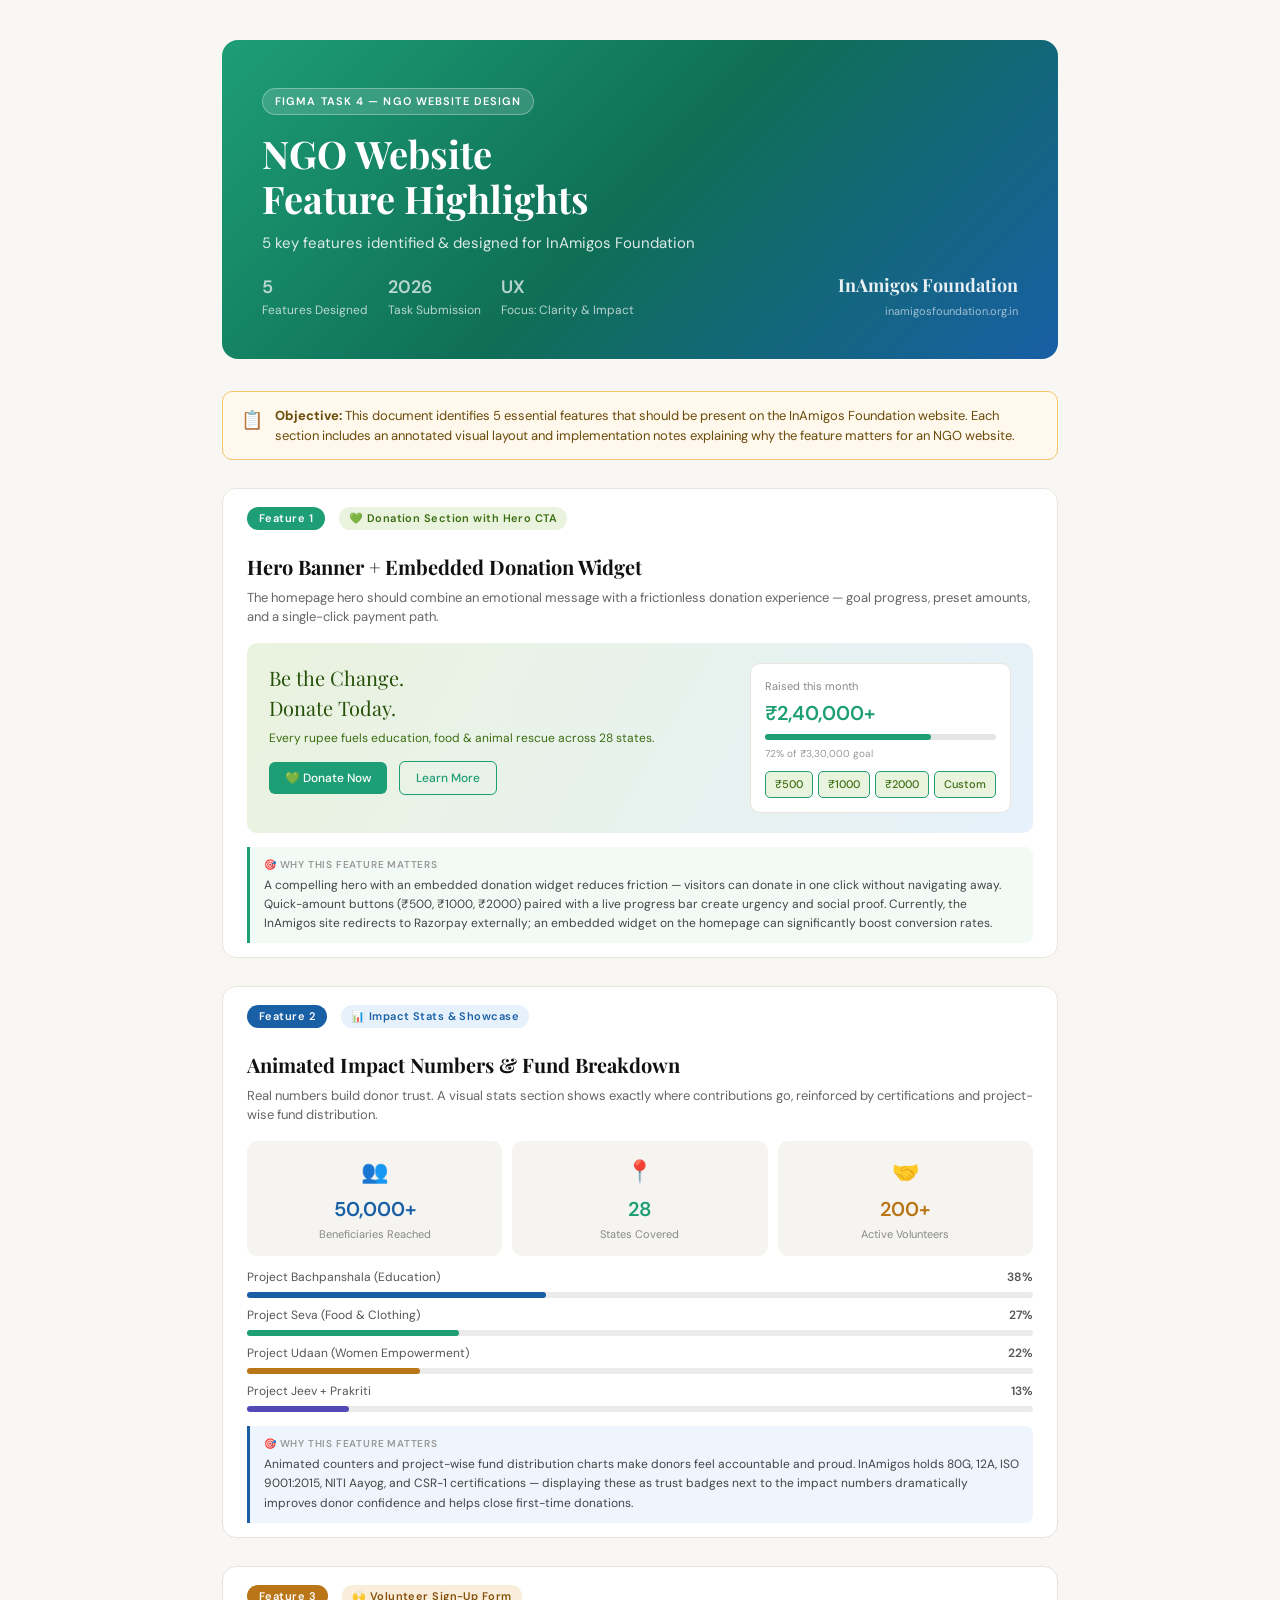
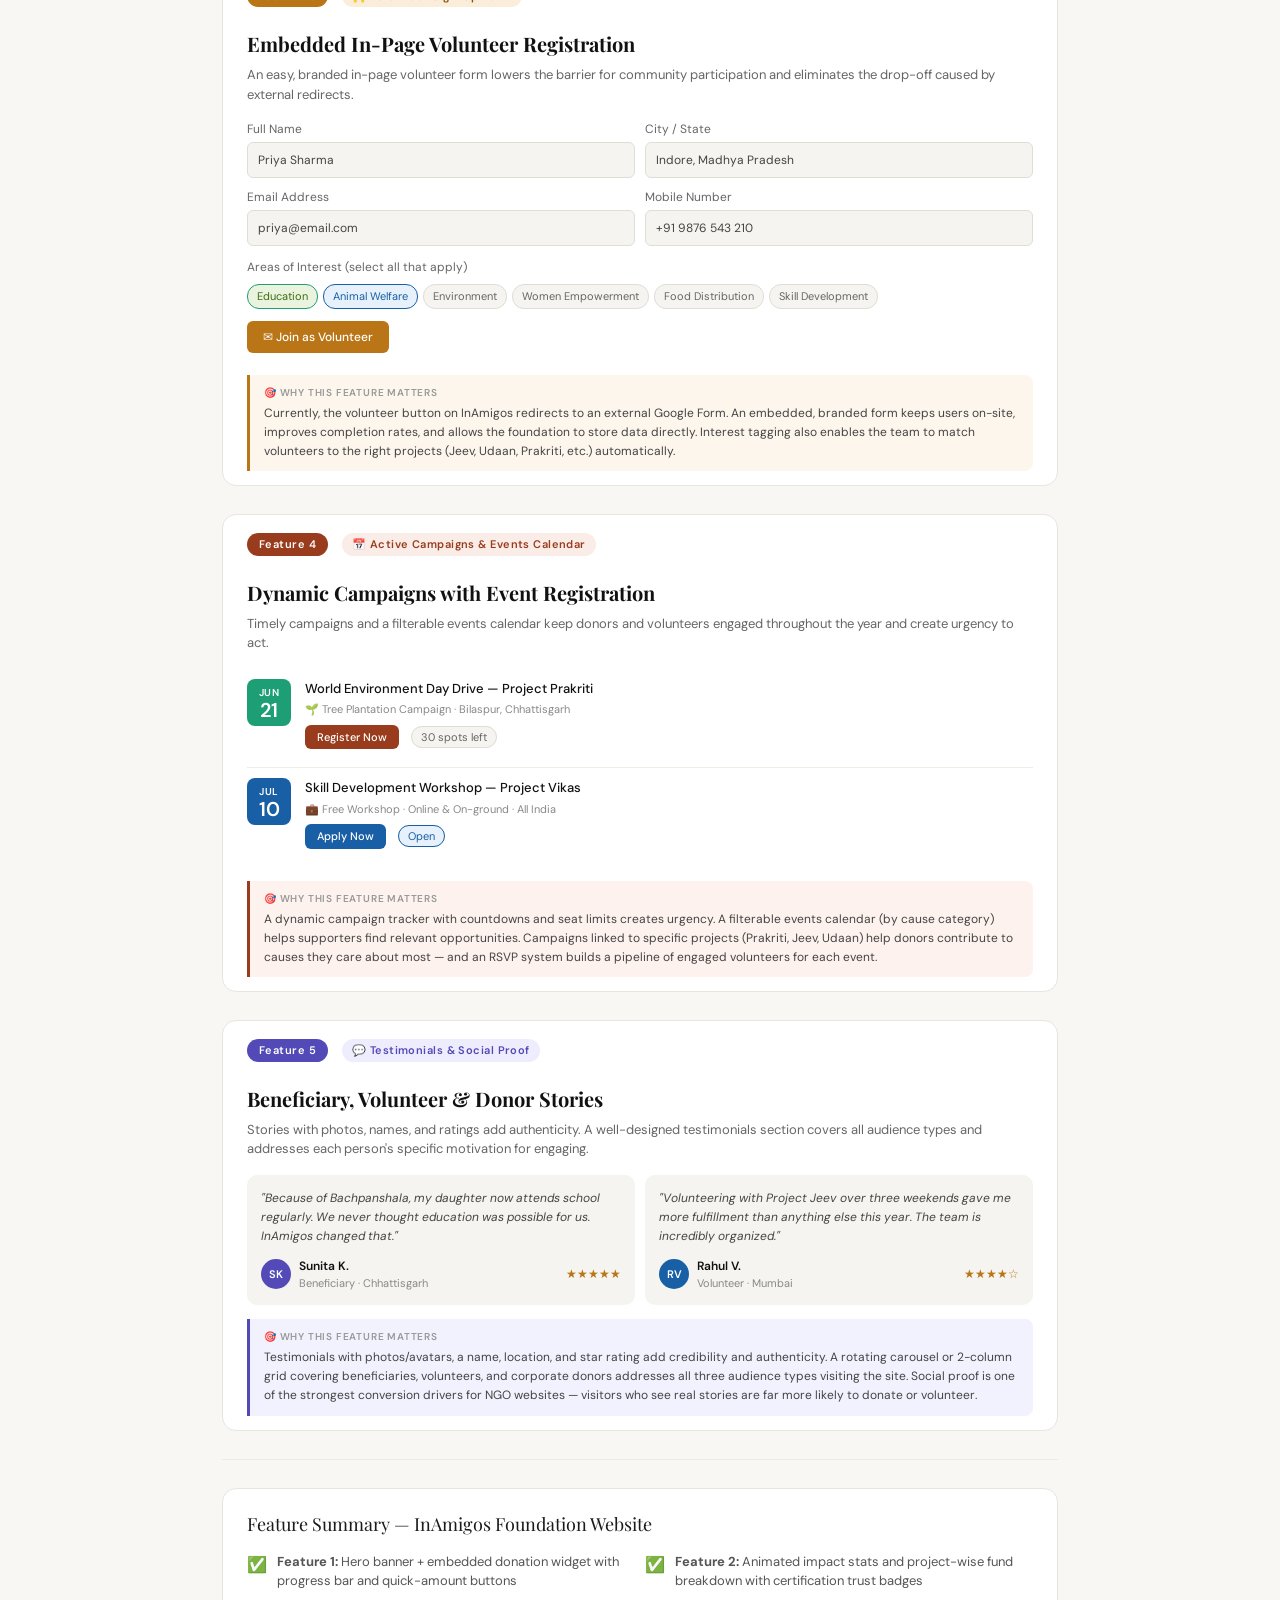
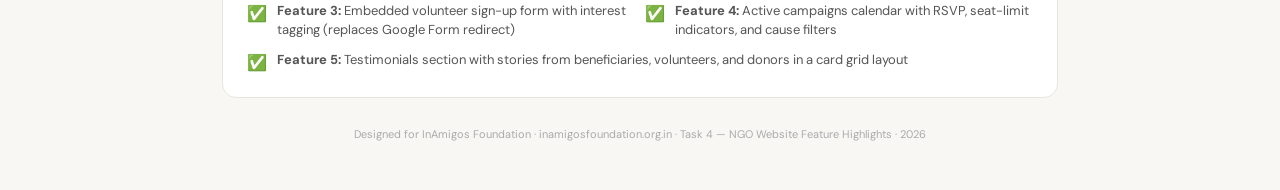
<file: Task 4/ngo_feature_mockup.html>
<!DOCTYPE html>
<html lang="en">
<head>
<meta charset="UTF-8">
<meta name="viewport" content="width=device-width, initial-scale=1.0">
<title>InAmigos Foundation — NGO Website Feature Highlights</title>
<link href="https://fonts.googleapis.com/css2?family=Playfair+Display:wght@700&family=DM+Sans:wght@400;500;600&display=swap" rel="stylesheet">
<style>
  *, *::before, *::after { box-sizing: border-box; margin: 0; padding: 0; }
  body { font-family: 'DM Sans', sans-serif; background: #F8F7F4; color: #1A1A1A; line-height: 1.5; }
  .page { max-width: 900px; margin: 0 auto; padding: 40px 32px; }

  /* Cover */
  .cover { background: linear-gradient(135deg, #1D9E75 0%, #0F6E56 50%, #185FA5 100%); border-radius: 16px; padding: 48px 40px 40px; margin-bottom: 32px; color: white; display: flex; justify-content: space-between; align-items: flex-end; }
  .cover-left {}
  .cover-badge { display: inline-block; background: rgba(255,255,255,0.15); border: 1px solid rgba(255,255,255,0.3); border-radius: 20px; font-size: 11px; font-weight: 600; letter-spacing: 0.1em; text-transform: uppercase; padding: 4px 12px; margin-bottom: 16px; }
  .cover-title { font-family: 'Playfair Display', serif; font-size: 38px; font-weight: 700; line-height: 1.2; margin-bottom: 10px; }
  .cover-sub { font-size: 15px; opacity: 0.85; margin-bottom: 20px; }
  .cover-meta { display: flex; gap: 20px; }
  .cover-meta-item { font-size: 12px; opacity: 0.7; }
  .cover-meta-item strong { display: block; font-size: 18px; font-weight: 600; opacity: 1; }
  .cover-right { text-align: right; }
  .cover-logo { font-family: 'Playfair Display', serif; font-size: 18px; font-weight: 700; opacity: 0.9; }
  .cover-url { font-size: 11px; opacity: 0.6; margin-top: 4px; }

  /* Intro row */
  .intro-note { background: #FFF8ED; border: 1px solid #F5C56A; border-radius: 10px; padding: 14px 18px; margin-bottom: 28px; font-size: 13px; color: #6B4B0A; display: flex; gap: 12px; align-items: flex-start; }
  .intro-note-icon { font-size: 18px; flex-shrink: 0; margin-top: 1px; }

  /* Feature card */
  .feature-card { background: white; border: 1px solid #E8E5DF; border-radius: 14px; margin-bottom: 28px; overflow: hidden; }
  .feature-header { padding: 18px 24px 0; display: flex; align-items: center; gap: 14px; }
  .feature-number { background: #1D9E75; color: white; font-size: 11px; font-weight: 600; border-radius: 20px; padding: 3px 12px; letter-spacing: 0.04em; white-space: nowrap; }
  .feature-number.blue { background: #185FA5; }
  .feature-number.amber { background: #BA7517; }
  .feature-number.coral { background: #993C1D; }
  .feature-number.purple { background: #534AB7; }
  .feature-chip { display: inline-flex; align-items: center; gap: 5px; font-size: 11px; font-weight: 600; padding: 3px 10px; border-radius: 20px; letter-spacing: 0.04em; }
  .chip-green { background: #EAF3DE; color: #3B6D11; }
  .chip-blue { background: #E6F1FB; color: #185FA5; }
  .chip-amber { background: #FAEEDA; color: #854F0B; }
  .chip-coral { background: #FAECE7; color: #993C1D; }
  .chip-purple { background: #EEEDFE; color: #534AB7; }
  .feature-body { padding: 14px 24px; }
  .feature-title { font-family: 'Playfair Display', serif; font-size: 20px; font-weight: 700; color: #111; margin: 8px 0 6px; }
  .feature-desc { font-size: 13px; color: #666; margin-bottom: 16px; }

  /* Mock UI elements */
  .mock-hero { background: linear-gradient(120deg, #EAF3DE, #E6F1FB); border-radius: 10px; padding: 20px 22px; margin-bottom: 14px; display: flex; gap: 20px; }
  .mock-hero-left { flex: 1; }
  .mock-hero-title { font-family: 'Playfair Display', serif; font-size: 20px; color: #27500A; margin-bottom: 6px; }
  .mock-hero-sub { font-size: 12px; color: #3B6D11; margin-bottom: 14px; }
  .btn { display: inline-block; font-size: 12px; font-weight: 500; padding: 7px 16px; border-radius: 6px; margin-right: 8px; margin-bottom: 8px; text-decoration: none; }
  .btn-green { background: #1D9E75; color: white; }
  .btn-outline-green { background: transparent; border: 1.5px solid #1D9E75; color: #1D9E75; }
  .btn-blue { background: #185FA5; color: white; }
  .btn-amber { background: #BA7517; color: white; }
  .btn-coral { background: #993C1D; color: white; }
  .btn-purple { background: #534AB7; color: white; }
  .donation-widget { background: white; border-radius: 10px; padding: 14px; min-width: 170px; border: 1px solid #E8E5DF; }
  .donation-widget p { font-size: 11px; color: #888; margin-bottom: 4px; }
  .donation-amount { font-size: 20px; font-weight: 600; color: #1D9E75; margin-bottom: 4px; }
  .progress-wrap { background: #E5E5E5; border-radius: 4px; height: 6px; margin: 6px 0; }
  .progress-fill { height: 6px; border-radius: 4px; }
  .progress-green { background: #1D9E75; }
  .progress-blue { background: #185FA5; }
  .progress-amber { background: #BA7517; }
  .progress-meta { font-size: 10px; color: #999; margin-bottom: 10px; }
  .amount-btns { display: flex; gap: 5px; flex-wrap: wrap; }
  .amount-btn { font-size: 11px; padding: 4px 9px; border-radius: 5px; background: #EAF3DE; color: #3B6D11; font-weight: 500; border: 1px solid #1D9E75; }

  .stats-grid { display: grid; grid-template-columns: repeat(3, 1fr); gap: 10px; margin-bottom: 12px; }
  .stat-box { background: #F5F4F0; border-radius: 10px; padding: 14px 12px; text-align: center; }
  .stat-icon { font-size: 22px; margin-bottom: 6px; }
  .stat-number { font-size: 20px; font-weight: 600; color: #111; margin-bottom: 2px; }
  .stat-label { font-size: 11px; color: #888; }

  .breakdown { margin-bottom: 4px; }
  .breakdown-row { display: flex; justify-content: space-between; align-items: center; font-size: 12px; color: #555; margin-bottom: 6px; }
  .breakdown-bar-wrap { background: #EBEBEB; border-radius: 4px; height: 6px; margin: 2px 0 8px; }

  .form-grid { display: grid; grid-template-columns: 1fr 1fr; gap: 10px; margin-bottom: 12px; }
  .form-field { }
  .form-label { font-size: 12px; color: #666; margin-bottom: 4px; display: block; }
  .form-input { width: 100%; background: #F5F4F0; border: 1px solid #E0DDD5; border-radius: 6px; padding: 8px 10px; font-size: 12px; color: #444; }
  .tag-list { display: flex; flex-wrap: wrap; gap: 5px; margin-bottom: 12px; }
  .tag { font-size: 11px; padding: 3px 9px; border-radius: 12px; background: #F5F4F0; color: #666; border: 1px solid #E0DDD5; }
  .tag-active { background: #EAF3DE; color: #3B6D11; border-color: #1D9E75; }
  .tag-active-blue { background: #E6F1FB; color: #185FA5; border-color: #185FA5; }

  .event-list { margin-bottom: 10px; }
  .event-row { display: flex; gap: 14px; align-items: flex-start; padding: 10px 0; border-bottom: 1px solid #F0EDE6; }
  .event-row:last-child { border-bottom: none; }
  .event-date { background: #1D9E75; color: white; border-radius: 8px; padding: 6px 10px; text-align: center; min-width: 44px; }
  .event-date.blue { background: #185FA5; }
  .event-month { font-size: 10px; font-weight: 600; letter-spacing: 0.06em; }
  .event-day { font-size: 20px; font-weight: 600; line-height: 1; }
  .event-title { font-size: 13px; font-weight: 500; color: #111; margin-bottom: 3px; }
  .event-meta { font-size: 11px; color: #888; margin-bottom: 6px; }

  .testimonial-grid { display: grid; grid-template-columns: 1fr 1fr; gap: 10px; margin-bottom: 12px; }
  .testimonial-card { background: #F5F4F0; border-radius: 10px; padding: 14px; }
  .testimonial-text { font-size: 12px; color: #444; font-style: italic; margin-bottom: 10px; line-height: 1.6; }
  .testimonial-footer { display: flex; align-items: center; gap: 8px; }
  .avatar { width: 30px; height: 30px; border-radius: 50%; display: flex; align-items: center; justify-content: center; font-size: 11px; font-weight: 600; color: white; flex-shrink: 0; }
  .avatar-purple { background: #534AB7; }
  .avatar-blue { background: #185FA5; }
  .testimonial-name { font-size: 12px; font-weight: 600; color: #111; }
  .testimonial-role { font-size: 11px; color: #888; }
  .stars { color: #BA7517; font-size: 12px; margin-left: auto; }

  /* Annotation box */
  .annotation { border-left: 3px solid #1D9E75; background: #F2FAF6; border-radius: 0 8px 8px 0; padding: 10px 14px; margin-top: 14px; }
  .annotation.blue { border-left-color: #185FA5; background: #EEF5FD; }
  .annotation.amber { border-left-color: #BA7517; background: #FDF6ED; }
  .annotation.coral { border-left-color: #993C1D; background: #FDF2EE; }
  .annotation.purple { border-left-color: #534AB7; background: #F2F1FE; }
  .annotation-label { font-size: 10px; font-weight: 600; letter-spacing: 0.08em; text-transform: uppercase; color: #999; margin-bottom: 4px; }
  .annotation-text { font-size: 12px; color: #444; line-height: 1.6; }

  /* Summary */
  .summary { background: white; border: 1px solid #E8E5DF; border-radius: 14px; padding: 22px 24px; margin-top: 8px; }
  .summary-title { font-family: 'Playfair Display', serif; font-size: 18px; margin-bottom: 14px; }
  .summary-grid { display: grid; grid-template-columns: 1fr 1fr; gap: 10px; }
  .summary-item { display: flex; gap: 10px; align-items: flex-start; }
  .summary-check { font-size: 16px; flex-shrink: 0; margin-top: 1px; }
  .summary-text { font-size: 13px; color: #555; }

  .divider { border: none; border-top: 1px solid #EEEAE3; margin: 28px 0; }

  .footer-note { text-align: center; font-size: 11px; color: #aaa; margin-top: 28px; padding-bottom: 8px; }
</style>
</head>
<body>
<div class="page">

  <!-- Cover -->
  <div class="cover">
    <div class="cover-left">
      <div class="cover-badge">Figma Task 4 — NGO Website Design</div>
      <div class="cover-title">NGO Website<br>Feature Highlights</div>
      <div class="cover-sub">5 key features identified & designed for InAmigos Foundation</div>
      <div class="cover-meta">
        <div class="cover-meta-item"><strong>5</strong>Features Designed</div>
        <div class="cover-meta-item"><strong>2026</strong>Task Submission</div>
        <div class="cover-meta-item"><strong>UX</strong>Focus: Clarity & Impact</div>
      </div>
    </div>
    <div class="cover-right">
      <div class="cover-logo">InAmigos Foundation</div>
      <div class="cover-url">inamigosfoundation.org.in</div>
    </div>
  </div>

  <!-- Intro note -->
  <div class="intro-note">
    <div class="intro-note-icon">📋</div>
    <div>
      <strong>Objective:</strong> This document identifies 5 essential features that should be present on the InAmigos Foundation website. Each section includes an annotated visual layout and implementation notes explaining why the feature matters for an NGO website.
    </div>
  </div>

  <!-- Feature 1: Hero + Donation CTA -->
  <div class="feature-card">
    <div class="feature-header">
      <span class="feature-number">Feature 1</span>
      <span class="feature-chip chip-green">💚 Donation Section with Hero CTA</span>
    </div>
    <div class="feature-body">
      <div class="feature-title">Hero Banner + Embedded Donation Widget</div>
      <div class="feature-desc">The homepage hero should combine an emotional message with a frictionless donation experience — goal progress, preset amounts, and a single-click payment path.</div>

      <div class="mock-hero">
        <div class="mock-hero-left">
          <div class="mock-hero-title">Be the Change.<br>Donate Today.</div>
          <div class="mock-hero-sub">Every rupee fuels education, food & animal rescue across 28 states.</div>
          <span class="btn btn-green">💚 Donate Now</span>
          <span class="btn btn-outline-green">Learn More</span>
        </div>
        <div class="donation-widget">
          <p>Raised this month</p>
          <div class="donation-amount">₹2,40,000+</div>
          <div class="progress-wrap"><div class="progress-fill progress-green" style="width:72%"></div></div>
          <div class="progress-meta">72% of ₹3,30,000 goal</div>
          <div class="amount-btns">
            <span class="amount-btn">₹500</span>
            <span class="amount-btn">₹1000</span>
            <span class="amount-btn">₹2000</span>
            <span class="amount-btn">Custom</span>
          </div>
        </div>
      </div>

      <div class="annotation">
        <div class="annotation-label">🎯 Why This Feature Matters</div>
        <div class="annotation-text">A compelling hero with an embedded donation widget reduces friction — visitors can donate in one click without navigating away. Quick-amount buttons (₹500, ₹1000, ₹2000) paired with a live progress bar create urgency and social proof. Currently, the InAmigos site redirects to Razorpay externally; an embedded widget on the homepage can significantly boost conversion rates.</div>
      </div>
    </div>
  </div>

  <!-- Feature 2: Impact Stats -->
  <div class="feature-card">
    <div class="feature-header">
      <span class="feature-number blue">Feature 2</span>
      <span class="feature-chip chip-blue">📊 Impact Stats & Showcase</span>
    </div>
    <div class="feature-body">
      <div class="feature-title">Animated Impact Numbers & Fund Breakdown</div>
      <div class="feature-desc">Real numbers build donor trust. A visual stats section shows exactly where contributions go, reinforced by certifications and project-wise fund distribution.</div>

      <div class="stats-grid">
        <div class="stat-box">
          <div class="stat-icon">👥</div>
          <div class="stat-number" style="color:#185FA5;">50,000+</div>
          <div class="stat-label">Beneficiaries Reached</div>
        </div>
        <div class="stat-box">
          <div class="stat-icon">📍</div>
          <div class="stat-number" style="color:#1D9E75;">28</div>
          <div class="stat-label">States Covered</div>
        </div>
        <div class="stat-box">
          <div class="stat-icon">🤝</div>
          <div class="stat-number" style="color:#BA7517;">200+</div>
          <div class="stat-label">Active Volunteers</div>
        </div>
      </div>

      <div class="breakdown">
        <div class="breakdown-row"><span>Project Bachpanshala (Education)</span><span style="font-weight:600;">38%</span></div>
        <div class="breakdown-bar-wrap"><div class="progress-fill progress-blue" style="width:38%"></div></div>
        <div class="breakdown-row"><span>Project Seva (Food & Clothing)</span><span style="font-weight:600;">27%</span></div>
        <div class="breakdown-bar-wrap"><div class="progress-fill progress-green" style="width:27%"></div></div>
        <div class="breakdown-row"><span>Project Udaan (Women Empowerment)</span><span style="font-weight:600;">22%</span></div>
        <div class="breakdown-bar-wrap"><div class="progress-fill progress-amber" style="width:22%"></div></div>
        <div class="breakdown-row"><span>Project Jeev + Prakriti</span><span style="font-weight:600;">13%</span></div>
        <div class="breakdown-bar-wrap"><div class="progress-fill" style="width:13%; background:#534AB7;"></div></div>
      </div>

      <div class="annotation blue">
        <div class="annotation-label">🎯 Why This Feature Matters</div>
        <div class="annotation-text">Animated counters and project-wise fund distribution charts make donors feel accountable and proud. InAmigos holds 80G, 12A, ISO 9001:2015, NITI Aayog, and CSR-1 certifications — displaying these as trust badges next to the impact numbers dramatically improves donor confidence and helps close first-time donations.</div>
      </div>
    </div>
  </div>

  <!-- Feature 3: Volunteer Form -->
  <div class="feature-card">
    <div class="feature-header">
      <span class="feature-number amber">Feature 3</span>
      <span class="feature-chip chip-amber">🙌 Volunteer Sign-Up Form</span>
    </div>
    <div class="feature-body">
      <div class="feature-title">Embedded In-Page Volunteer Registration</div>
      <div class="feature-desc">An easy, branded in-page volunteer form lowers the barrier for community participation and eliminates the drop-off caused by external redirects.</div>

      <div class="form-grid">
        <div class="form-field">
          <label class="form-label">Full Name</label>
          <div class="form-input">Priya Sharma</div>
        </div>
        <div class="form-field">
          <label class="form-label">City / State</label>
          <div class="form-input">Indore, Madhya Pradesh</div>
        </div>
        <div class="form-field">
          <label class="form-label">Email Address</label>
          <div class="form-input">priya@email.com</div>
        </div>
        <div class="form-field">
          <label class="form-label">Mobile Number</label>
          <div class="form-input">+91 9876 543 210</div>
        </div>
      </div>

      <div style="margin-bottom: 8px; font-size:12px; color:#666;">Areas of Interest (select all that apply)</div>
      <div class="tag-list">
        <span class="tag tag-active">Education</span>
        <span class="tag tag-active-blue">Animal Welfare</span>
        <span class="tag">Environment</span>
        <span class="tag">Women Empowerment</span>
        <span class="tag">Food Distribution</span>
        <span class="tag">Skill Development</span>
      </div>
      <span class="btn btn-amber">✉ Join as Volunteer</span>

      <div class="annotation amber">
        <div class="annotation-label">🎯 Why This Feature Matters</div>
        <div class="annotation-text">Currently, the volunteer button on InAmigos redirects to an external Google Form. An embedded, branded form keeps users on-site, improves completion rates, and allows the foundation to store data directly. Interest tagging also enables the team to match volunteers to the right projects (Jeev, Udaan, Prakriti, etc.) automatically.</div>
      </div>
    </div>
  </div>

  <!-- Feature 4: Campaigns & Events -->
  <div class="feature-card">
    <div class="feature-header">
      <span class="feature-number coral">Feature 4</span>
      <span class="feature-chip chip-coral">📅 Active Campaigns & Events Calendar</span>
    </div>
    <div class="feature-body">
      <div class="feature-title">Dynamic Campaigns with Event Registration</div>
      <div class="feature-desc">Timely campaigns and a filterable events calendar keep donors and volunteers engaged throughout the year and create urgency to act.</div>

      <div class="event-list">
        <div class="event-row">
          <div class="event-date">
            <div class="event-month">JUN</div>
            <div class="event-day">21</div>
          </div>
          <div style="flex:1">
            <div class="event-title">World Environment Day Drive — Project Prakriti</div>
            <div class="event-meta">🌱 Tree Plantation Campaign · Bilaspur, Chhattisgarh</div>
            <div>
              <span class="btn btn-coral" style="font-size:11px; padding:4px 12px;">Register Now</span>
              <span class="tag" style="font-size:11px;">30 spots left</span>
            </div>
          </div>
        </div>
        <div class="event-row">
          <div class="event-date blue">
            <div class="event-month">JUL</div>
            <div class="event-day">10</div>
          </div>
          <div style="flex:1">
            <div class="event-title">Skill Development Workshop — Project Vikas</div>
            <div class="event-meta">💼 Free Workshop · Online & On-ground · All India</div>
            <div>
              <span class="btn btn-blue" style="font-size:11px; padding:4px 12px;">Apply Now</span>
              <span class="tag" style="font-size:11px; background:#E6F1FB; color:#185FA5; border-color:#185FA5;">Open</span>
            </div>
          </div>
        </div>
      </div>

      <div class="annotation coral">
        <div class="annotation-label">🎯 Why This Feature Matters</div>
        <div class="annotation-text">A dynamic campaign tracker with countdowns and seat limits creates urgency. A filterable events calendar (by cause category) helps supporters find relevant opportunities. Campaigns linked to specific projects (Prakriti, Jeev, Udaan) help donors contribute to causes they care about most — and an RSVP system builds a pipeline of engaged volunteers for each event.</div>
      </div>
    </div>
  </div>

  <!-- Feature 5: Testimonials -->
  <div class="feature-card">
    <div class="feature-header">
      <span class="feature-number purple">Feature 5</span>
      <span class="feature-chip chip-purple">💬 Testimonials & Social Proof</span>
    </div>
    <div class="feature-body">
      <div class="feature-title">Beneficiary, Volunteer & Donor Stories</div>
      <div class="feature-desc">Stories with photos, names, and ratings add authenticity. A well-designed testimonials section covers all audience types and addresses each person's specific motivation for engaging.</div>

      <div class="testimonial-grid">
        <div class="testimonial-card">
          <div class="testimonial-text">"Because of Bachpanshala, my daughter now attends school regularly. We never thought education was possible for us. InAmigos changed that."</div>
          <div class="testimonial-footer">
            <div class="avatar avatar-purple">SK</div>
            <div>
              <div class="testimonial-name">Sunita K.</div>
              <div class="testimonial-role">Beneficiary · Chhattisgarh</div>
            </div>
            <div class="stars">★★★★★</div>
          </div>
        </div>
        <div class="testimonial-card">
          <div class="testimonial-text">"Volunteering with Project Jeev over three weekends gave me more fulfillment than anything else this year. The team is incredibly organized."</div>
          <div class="testimonial-footer">
            <div class="avatar avatar-blue">RV</div>
            <div>
              <div class="testimonial-name">Rahul V.</div>
              <div class="testimonial-role">Volunteer · Mumbai</div>
            </div>
            <div class="stars">★★★★☆</div>
          </div>
        </div>
      </div>

      <div class="annotation purple">
        <div class="annotation-label">🎯 Why This Feature Matters</div>
        <div class="annotation-text">Testimonials with photos/avatars, a name, location, and star rating add credibility and authenticity. A rotating carousel or 2-column grid covering beneficiaries, volunteers, and corporate donors addresses all three audience types visiting the site. Social proof is one of the strongest conversion drivers for NGO websites — visitors who see real stories are far more likely to donate or volunteer.</div>
      </div>
    </div>
  </div>

  <div class="divider"></div>

  <!-- Summary -->
  <div class="summary">
    <div class="summary-title">Feature Summary — InAmigos Foundation Website</div>
    <div class="summary-grid">
      <div class="summary-item">
        <div class="summary-check" style="color:#1D9E75;">✅</div>
        <div class="summary-text"><strong>Feature 1:</strong> Hero banner + embedded donation widget with progress bar and quick-amount buttons</div>
      </div>
      <div class="summary-item">
        <div class="summary-check" style="color:#185FA5;">✅</div>
        <div class="summary-text"><strong>Feature 2:</strong> Animated impact stats and project-wise fund breakdown with certification trust badges</div>
      </div>
      <div class="summary-item">
        <div class="summary-check" style="color:#BA7517;">✅</div>
        <div class="summary-text"><strong>Feature 3:</strong> Embedded volunteer sign-up form with interest tagging (replaces Google Form redirect)</div>
      </div>
      <div class="summary-item">
        <div class="summary-check" style="color:#993C1D;">✅</div>
        <div class="summary-text"><strong>Feature 4:</strong> Active campaigns calendar with RSVP, seat-limit indicators, and cause filters</div>
      </div>
      <div class="summary-item" style="grid-column: 1 / -1;">
        <div class="summary-check" style="color:#534AB7;">✅</div>
        <div class="summary-text"><strong>Feature 5:</strong> Testimonials section with stories from beneficiaries, volunteers, and donors in a card grid layout</div>
      </div>
    </div>
  </div>

  <div class="footer-note">
    Designed for InAmigos Foundation · inamigosfoundation.org.in · Task 4 — NGO Website Feature Highlights · 2026
  </div>

</div>
</body>
</html>
</file>
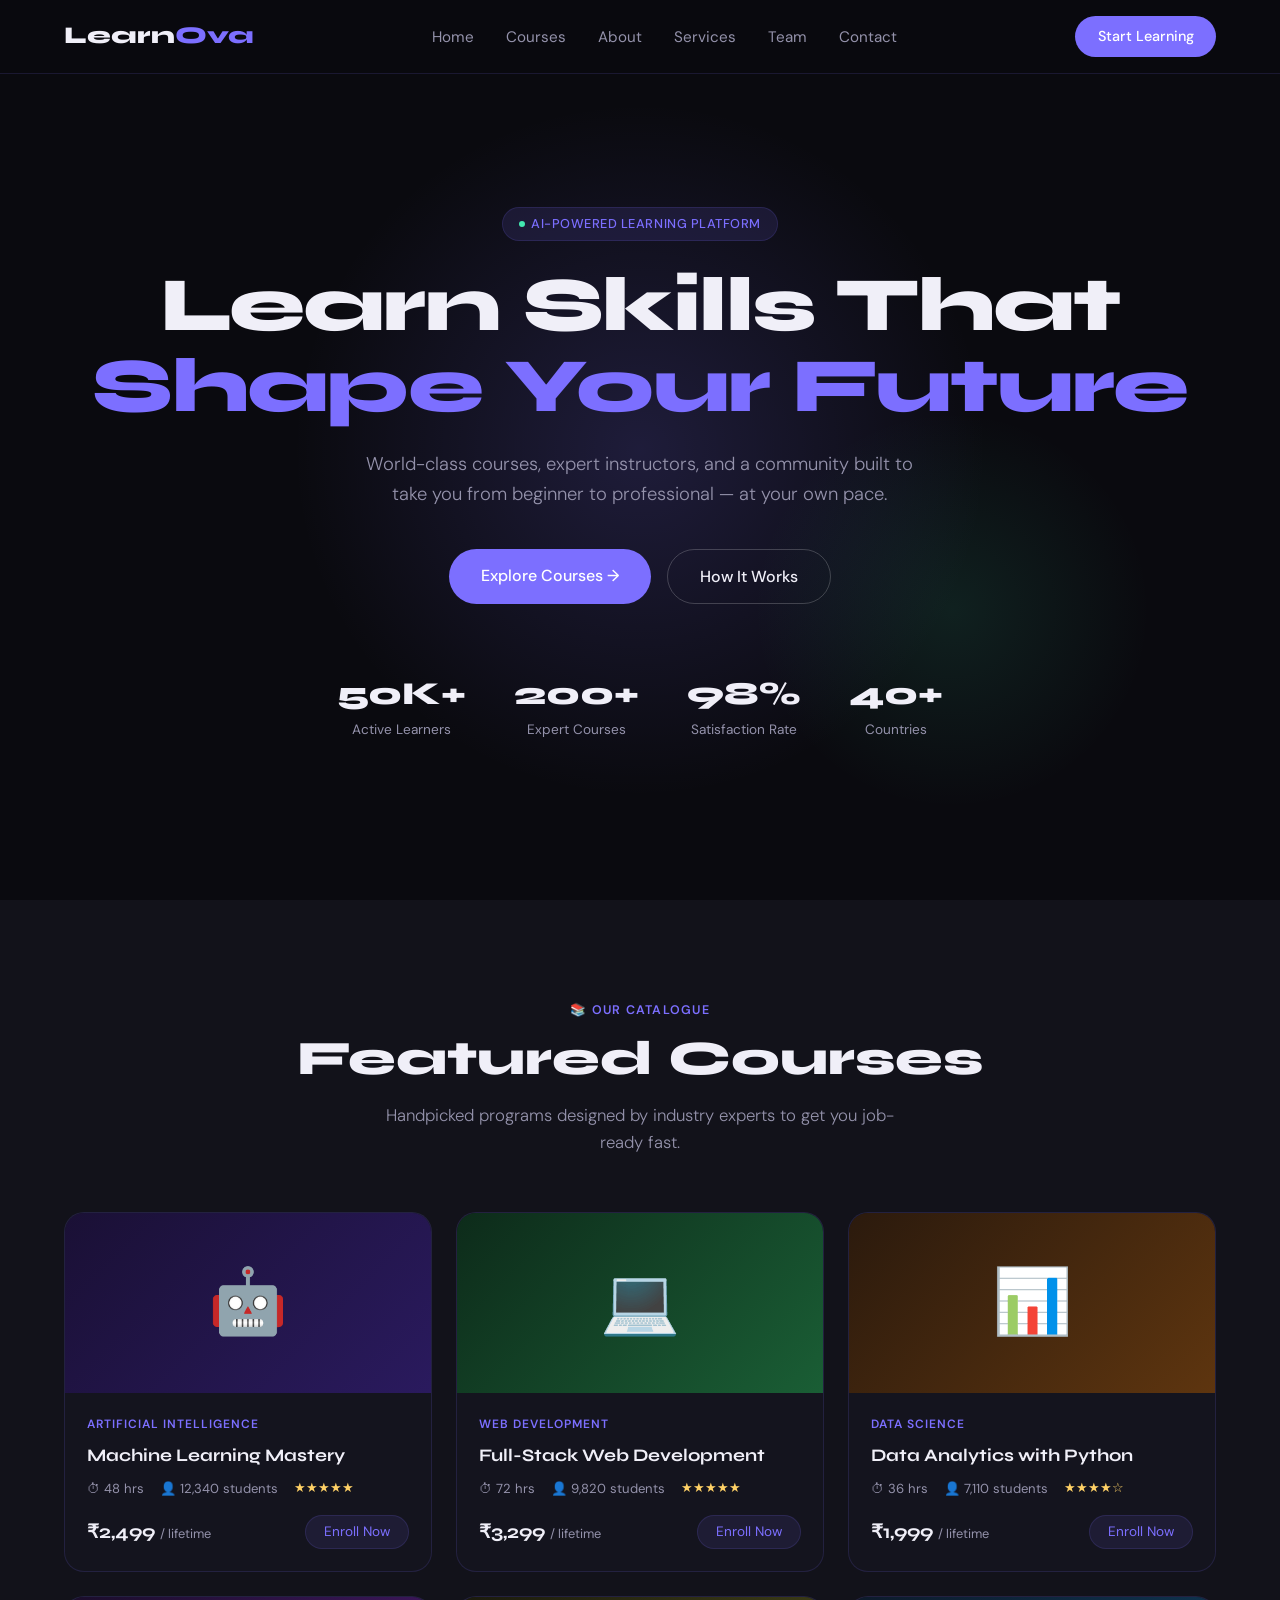
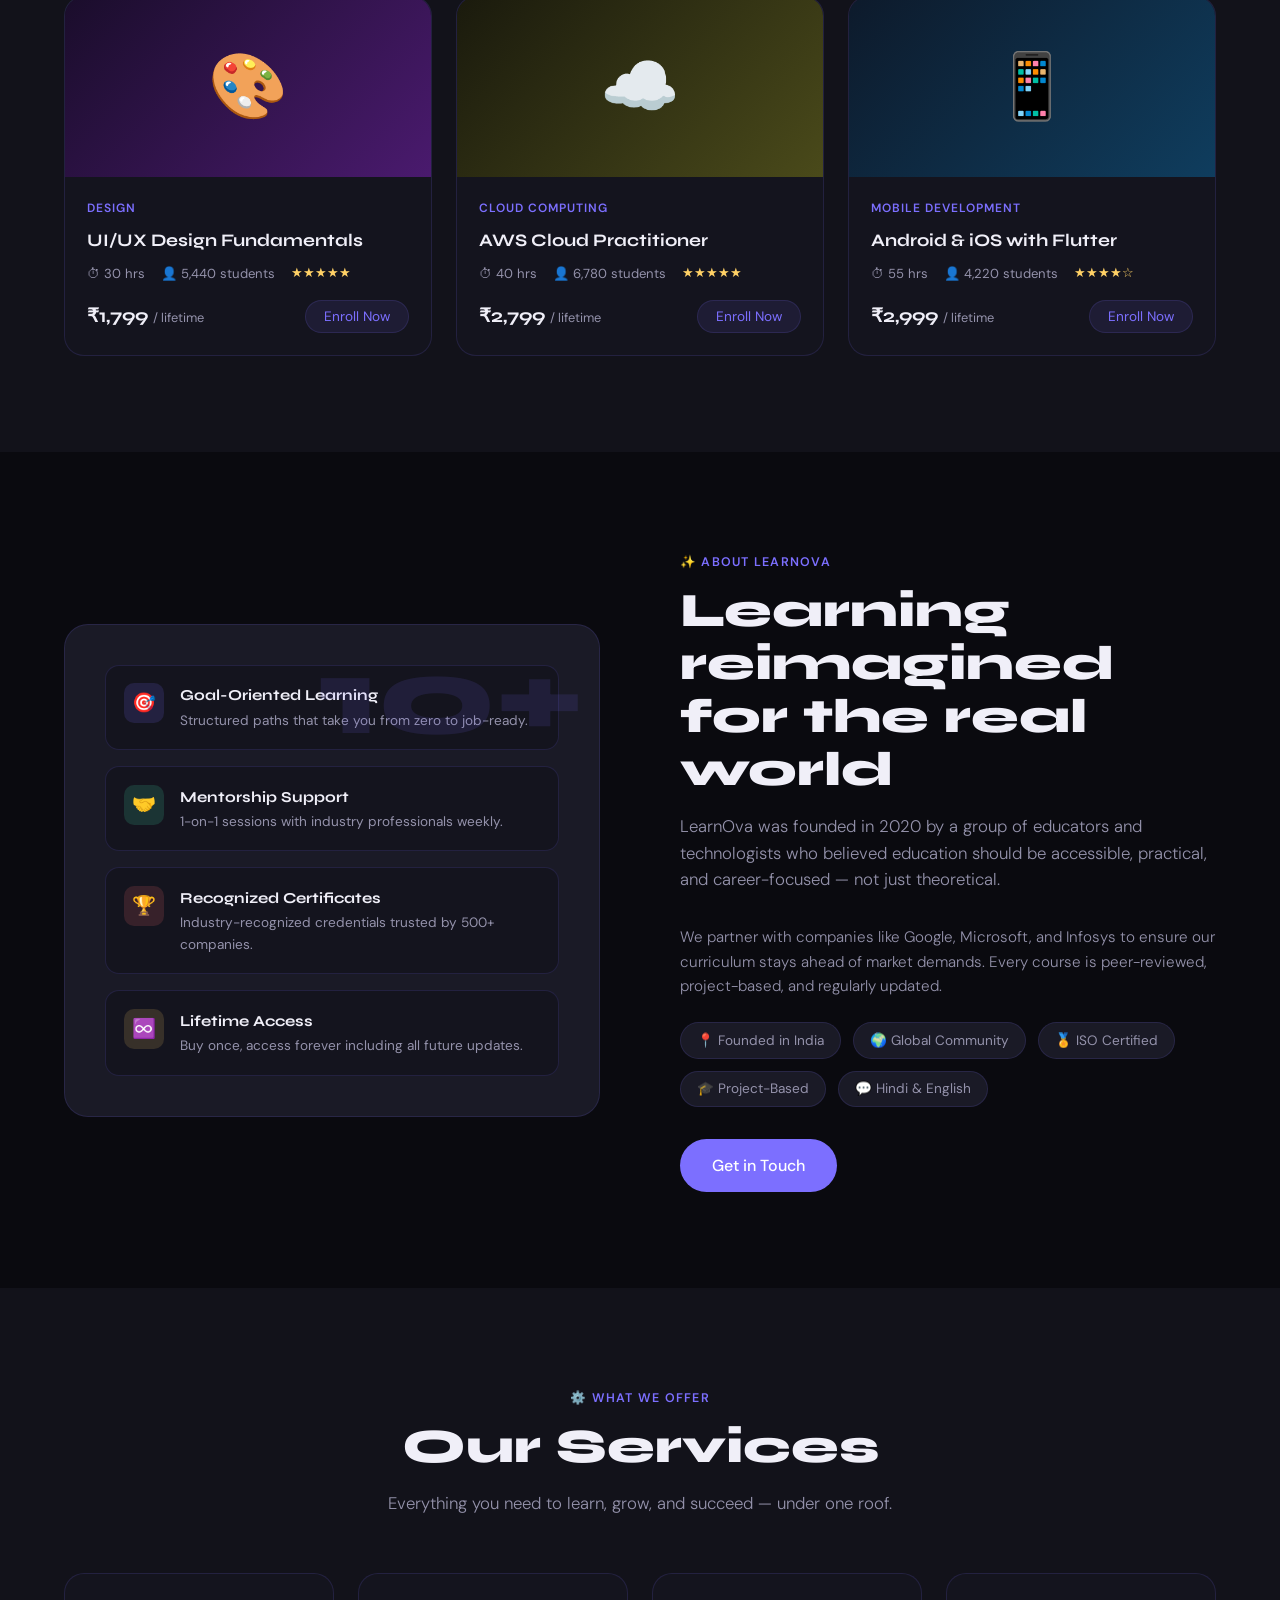
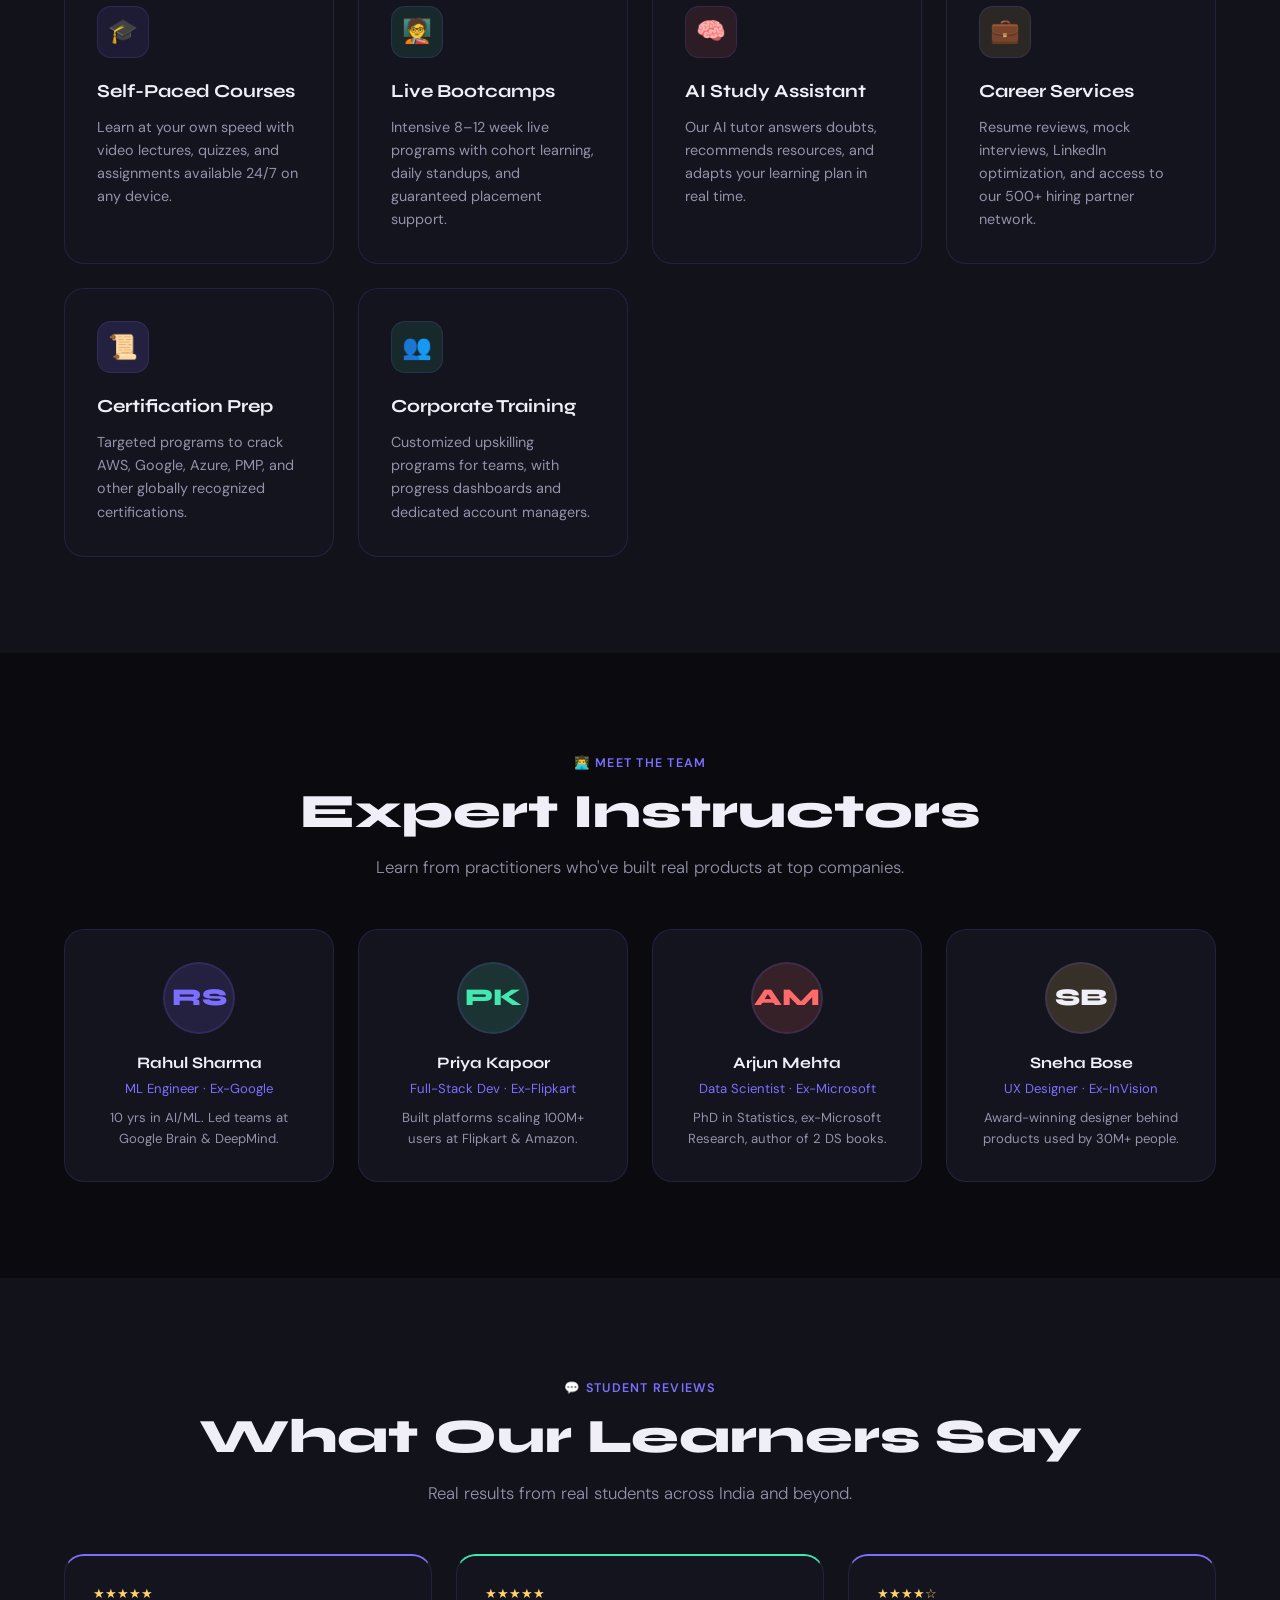
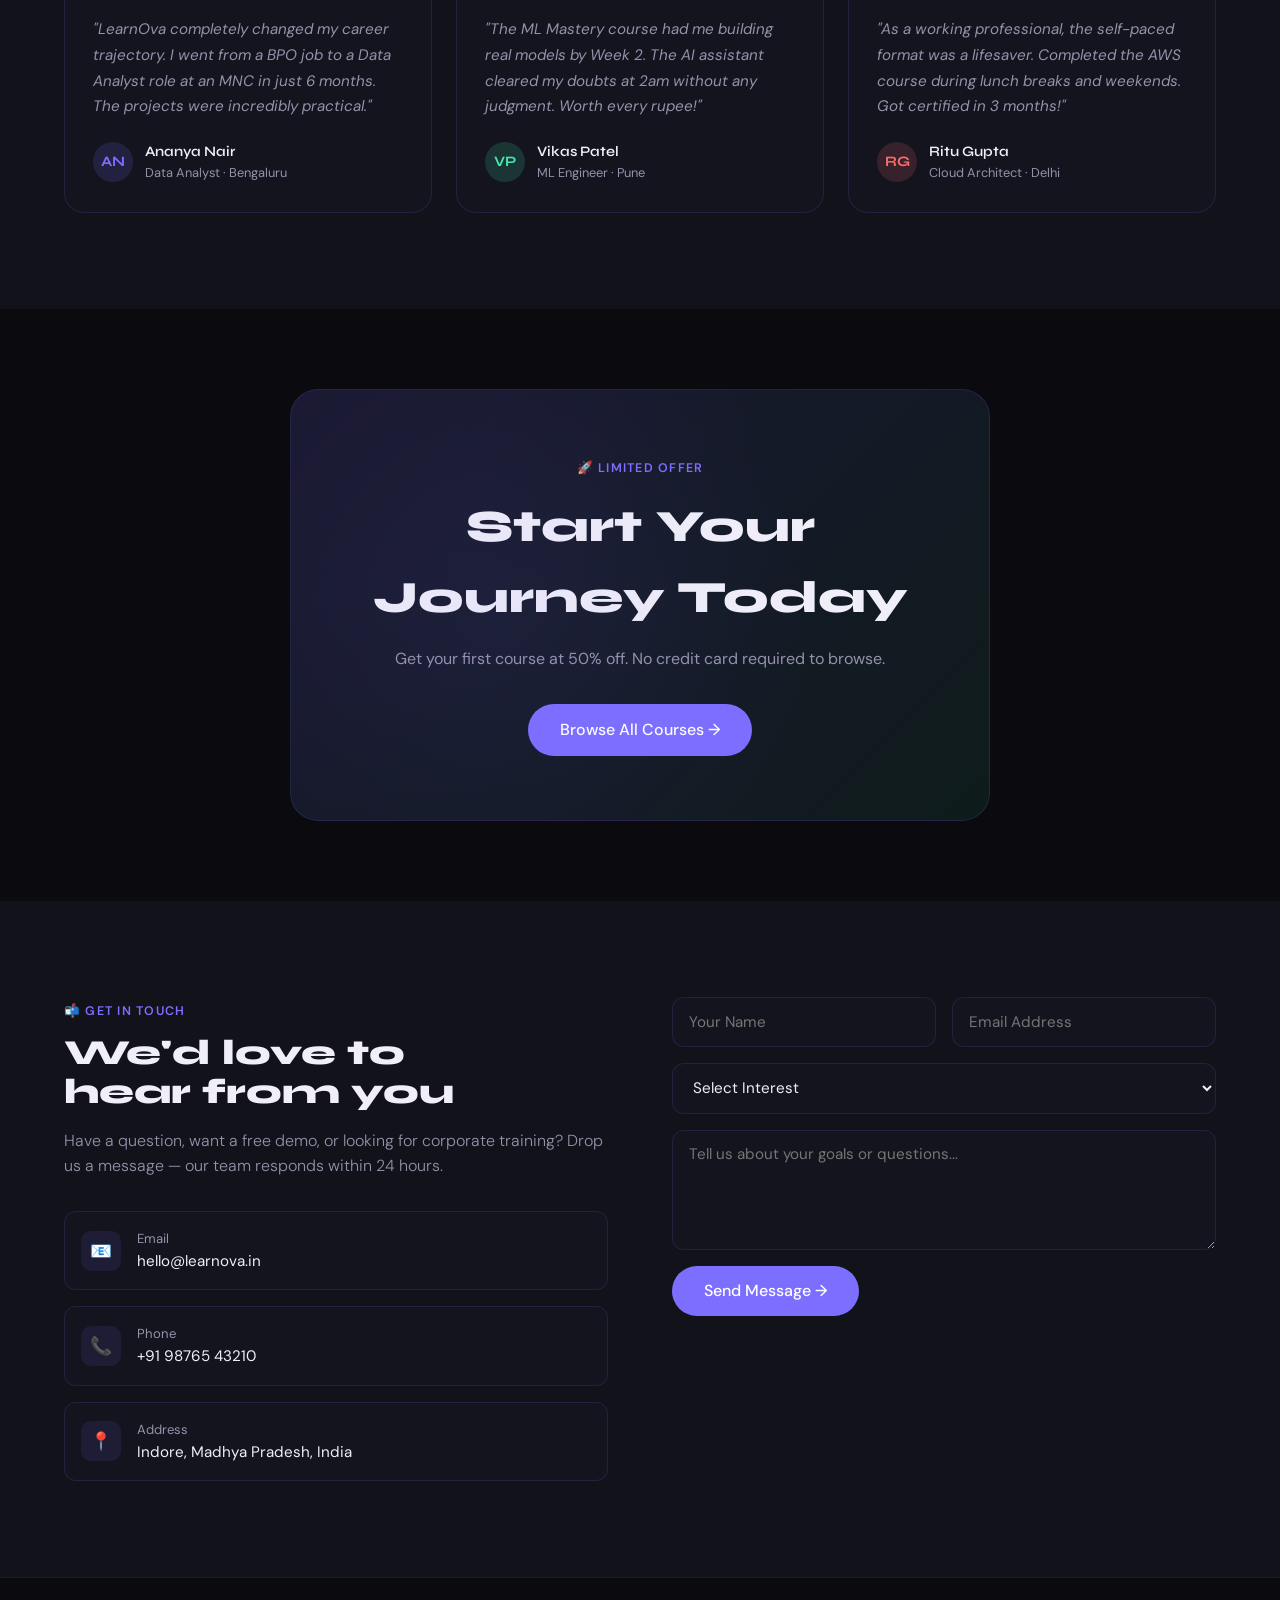
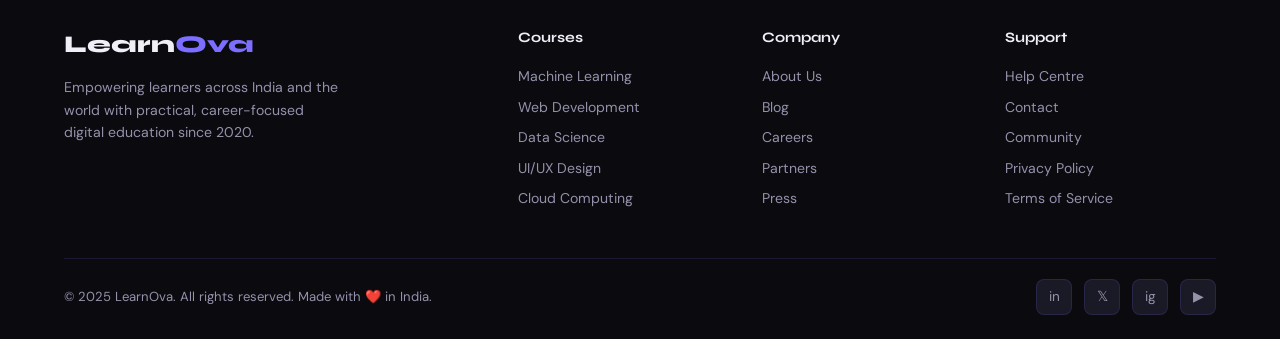
<file: Task 3/Education site/learnova_website.html>
<!DOCTYPE html>
<html lang="en">
<head>
<meta charset="UTF-8">
<meta name="viewport" content="width=device-width, initial-scale=1.0">
<title>LearnOva – Learn Without Limits</title>
<link href="https://fonts.googleapis.com/css2?family=Syne:wght@400;600;700;800&family=DM+Sans:ital,opsz,wght@0,9..40,300;0,9..40,400;0,9..40,500;1,9..40,300&display=swap" rel="stylesheet">
<style>
  *, *::before, *::after { box-sizing: border-box; margin: 0; padding: 0; }

  :root {
    --bg: #0A0A0F;
    --bg2: #12121A;
    --bg3: #1A1A26;
    --accent: #7C6FFF;
    --accent2: #FF6B6B;
    --accent3: #43E8B0;
    --text: #F0EFF8;
    --muted: #9492AB;
    --border: rgba(124,111,255,0.15);
    --card: #14141E;
  }

  html { scroll-behavior: smooth; }

  body {
    font-family: 'DM Sans', sans-serif;
    background: var(--bg);
    color: var(--text);
    line-height: 1.6;
    overflow-x: hidden;
  }

  h1,h2,h3,h4 { font-family: 'Syne', sans-serif; }

  /* NAV */
  nav {
    position: fixed; top: 0; left: 0; right: 0; z-index: 100;
    display: flex; align-items: center; justify-content: space-between;
    padding: 1rem 5%;
    background: rgba(10,10,15,0.85);
    backdrop-filter: blur(16px);
    border-bottom: 1px solid var(--border);
  }
  .logo { font-family: 'Syne', sans-serif; font-size: 1.5rem; font-weight: 800; }
  .logo span { color: var(--accent); }
  .nav-links { display: flex; gap: 2rem; list-style: none; }
  .nav-links a { color: var(--muted); text-decoration: none; font-size: 0.95rem; transition: color 0.2s; }
  .nav-links a:hover { color: var(--text); }
  .nav-cta {
    background: var(--accent); color: #fff; border: none;
    padding: 0.55rem 1.4rem; border-radius: 50px; font-family: 'DM Sans', sans-serif;
    font-size: 0.9rem; font-weight: 500; cursor: pointer; transition: opacity 0.2s;
    text-decoration: none;
  }
  .nav-cta:hover { opacity: 0.85; }

  /* HERO */
  #home {
    min-height: 100vh;
    display: flex; align-items: center; justify-content: center;
    padding: 7rem 5% 4rem;
    position: relative; overflow: hidden;
    text-align: center;
  }
  .hero-glow {
    position: absolute; width: 700px; height: 700px; border-radius: 50%;
    background: radial-gradient(circle, rgba(124,111,255,0.18) 0%, transparent 70%);
    top: 50%; left: 50%; transform: translate(-50%,-50%);
    pointer-events: none;
  }
  .hero-glow2 {
    position: absolute; width: 400px; height: 400px; border-radius: 50%;
    background: radial-gradient(circle, rgba(67,232,176,0.1) 0%, transparent 70%);
    bottom: 10%; right: 10%;
    pointer-events: none;
  }
  .badge {
    display: inline-flex; align-items: center; gap: 6px;
    background: rgba(124,111,255,0.12); border: 1px solid var(--border);
    color: var(--accent); font-size: 0.8rem; font-weight: 500;
    padding: 0.35rem 1rem; border-radius: 50px; margin-bottom: 1.5rem;
    letter-spacing: 0.04em; text-transform: uppercase;
  }
  .dot { width: 6px; height: 6px; border-radius: 50%; background: var(--accent3); animation: pulse 2s infinite; }
  @keyframes pulse { 0%,100%{opacity:1} 50%{opacity:0.4} }
  .hero h1 {
    font-size: clamp(2.8rem, 6vw, 5rem); font-weight: 800;
    line-height: 1.05; margin-bottom: 1.5rem;
    letter-spacing: -0.02em;
  }
  .hero h1 em { font-style: normal; color: var(--accent); }
  .hero p {
    font-size: 1.15rem; color: var(--muted); max-width: 560px; margin: 0 auto 2.5rem;
    font-weight: 300;
  }
  .hero-btns { display: flex; gap: 1rem; justify-content: center; flex-wrap: wrap; }
  .btn-primary {
    background: var(--accent); color: #fff; border: none;
    padding: 0.85rem 2rem; border-radius: 50px; font-size: 1rem;
    font-family: 'DM Sans', sans-serif; font-weight: 500; cursor: pointer;
    transition: transform 0.2s, box-shadow 0.2s; text-decoration: none; display: inline-block;
  }
  .btn-primary:hover { transform: translateY(-2px); box-shadow: 0 8px 30px rgba(124,111,255,0.35); }
  .btn-outline {
    background: transparent; color: var(--text);
    border: 1px solid rgba(255,255,255,0.2);
    padding: 0.85rem 2rem; border-radius: 50px; font-size: 1rem;
    font-family: 'DM Sans', sans-serif; font-weight: 500; cursor: pointer;
    transition: border-color 0.2s, background 0.2s; text-decoration: none; display: inline-block;
  }
  .btn-outline:hover { border-color: var(--accent); background: rgba(124,111,255,0.06); }
  .hero-stats {
    display: flex; gap: 3rem; justify-content: center; margin-top: 4rem;
    flex-wrap: wrap;
  }
  .stat { text-align: center; }
  .stat-num { font-family: 'Syne', sans-serif; font-size: 2rem; font-weight: 800; color: var(--text); }
  .stat-label { font-size: 0.85rem; color: var(--muted); }

  /* SECTION COMMON */
  section { padding: 6rem 5%; }
  .section-tag {
    display: inline-block; font-size: 0.78rem; font-weight: 600; letter-spacing: 0.1em;
    text-transform: uppercase; color: var(--accent); margin-bottom: 0.75rem;
  }
  .section-title { font-size: clamp(2rem, 4vw, 3rem); font-weight: 800; margin-bottom: 1rem; line-height: 1.1; }
  .section-sub { font-size: 1.05rem; color: var(--muted); max-width: 540px; font-weight: 300; }

  /* COURSES */
  #courses { background: var(--bg2); }
  .courses-header { text-align: center; margin-bottom: 3.5rem; }
  .courses-header .section-sub { margin: 0 auto; }
  .course-grid {
    display: grid; grid-template-columns: repeat(auto-fit, minmax(300px, 1fr)); gap: 1.5rem;
  }
  .course-card {
    background: var(--card); border: 1px solid var(--border);
    border-radius: 20px; overflow: hidden;
    transition: transform 0.3s, border-color 0.3s;
  }
  .course-card:hover { transform: translateY(-4px); border-color: rgba(124,111,255,0.4); }
  .course-thumb {
    height: 180px; display: flex; align-items: center; justify-content: center;
    font-size: 4rem; position: relative; overflow: hidden;
  }
  .course-body { padding: 1.4rem; }
  .course-cat {
    font-size: 0.75rem; font-weight: 600; letter-spacing: 0.08em; text-transform: uppercase;
    color: var(--accent); margin-bottom: 0.5rem;
  }
  .course-title { font-size: 1.1rem; font-weight: 700; margin-bottom: 0.5rem; font-family: 'Syne', sans-serif; }
  .course-meta { display: flex; gap: 1rem; font-size: 0.82rem; color: var(--muted); margin-bottom: 1rem; }
  .course-footer { display: flex; align-items: center; justify-content: space-between; }
  .course-price { font-family: 'Syne', sans-serif; font-size: 1.2rem; font-weight: 700; }
  .course-price span { font-size: 0.8rem; color: var(--muted); font-family: 'DM Sans'; font-weight: 400; }
  .enroll-btn {
    background: rgba(124,111,255,0.1); color: var(--accent);
    border: 1px solid var(--border); padding: 0.45rem 1.1rem;
    border-radius: 50px; font-size: 0.85rem; cursor: pointer; font-family: 'DM Sans', sans-serif;
    transition: background 0.2s;
  }
  .enroll-btn:hover { background: var(--accent); color: #fff; }
  .stars { color: #FFD166; font-size: 0.8rem; }

  /* ABOUT */
  #about { background: var(--bg); }
  .about-grid { display: grid; grid-template-columns: 1fr 1fr; gap: 5rem; align-items: center; }
  .about-visual {
    position: relative; border-radius: 24px; overflow: hidden;
    background: var(--bg3); border: 1px solid var(--border);
    padding: 2.5rem; min-height: 420px;
    display: flex; flex-direction: column; justify-content: center;
  }
  .about-big-num {
    font-family: 'Syne', sans-serif; font-size: 7rem; font-weight: 800;
    color: rgba(124,111,255,0.12); position: absolute; top: 1rem; right: 1rem;
    line-height: 1;
  }
  .feature-list { list-style: none; display: flex; flex-direction: column; gap: 1rem; }
  .feature-item {
    display: flex; align-items: flex-start; gap: 1rem;
    padding: 1.1rem; background: var(--card); border: 1px solid var(--border);
    border-radius: 14px;
  }
  .feature-icon {
    width: 40px; height: 40px; border-radius: 10px; display: flex;
    align-items: center; justify-content: center; font-size: 1.2rem; flex-shrink: 0;
  }
  .feature-text h4 { font-family: 'Syne', sans-serif; font-size: 0.95rem; font-weight: 700; margin-bottom: 2px; }
  .feature-text p { font-size: 0.85rem; color: var(--muted); }
  .about-content .section-sub { margin-top: 0.75rem; margin-bottom: 2rem; }
  .about-pills { display: flex; flex-wrap: wrap; gap: 0.75rem; margin-top: 1.5rem; }
  .pill {
    background: var(--bg3); border: 1px solid var(--border);
    padding: 0.4rem 1rem; border-radius: 50px; font-size: 0.85rem; color: var(--muted);
  }

  /* SERVICES */
  #services { background: var(--bg2); }
  .services-header { text-align: center; margin-bottom: 3.5rem; }
  .services-header .section-sub { margin: 0 auto; }
  .services-grid { display: grid; grid-template-columns: repeat(auto-fit, minmax(260px, 1fr)); gap: 1.5rem; }
  .service-card {
    background: var(--card); border: 1px solid var(--border);
    border-radius: 20px; padding: 2rem;
    transition: transform 0.3s, border-color 0.3s; position: relative; overflow: hidden;
  }
  .service-card:hover { transform: translateY(-4px); border-color: rgba(124,111,255,0.4); }
  .service-card::after {
    content: ''; position: absolute; bottom: 0; left: 0; right: 0; height: 3px;
    background: var(--accent); transform: scaleX(0); transition: transform 0.3s;
    transform-origin: left;
  }
  .service-card:hover::after { transform: scaleX(1); }
  .service-icon {
    width: 52px; height: 52px; border-radius: 14px;
    display: flex; align-items: center; justify-content: center;
    font-size: 1.5rem; margin-bottom: 1.2rem;
    background: rgba(124,111,255,0.1); border: 1px solid var(--border);
  }
  .service-card h3 { font-size: 1.15rem; font-weight: 700; margin-bottom: 0.6rem; font-family: 'Syne', sans-serif; }
  .service-card p { font-size: 0.9rem; color: var(--muted); line-height: 1.6; }

  /* INSTRUCTORS */
  #instructors { background: var(--bg); }
  .instructors-header { text-align: center; margin-bottom: 3rem; }
  .instructors-header .section-sub { margin: 0 auto; }
  .instructors-grid { display: grid; grid-template-columns: repeat(auto-fit, minmax(220px, 1fr)); gap: 1.5rem; }
  .instructor-card {
    background: var(--card); border: 1px solid var(--border);
    border-radius: 20px; padding: 2rem; text-align: center;
    transition: transform 0.3s, border-color 0.3s;
  }
  .instructor-card:hover { transform: translateY(-4px); border-color: rgba(124,111,255,0.4); }
  .avatar {
    width: 72px; height: 72px; border-radius: 50%; margin: 0 auto 1rem;
    display: flex; align-items: center; justify-content: center;
    font-family: 'Syne', sans-serif; font-size: 1.5rem; font-weight: 800;
    border: 2px solid var(--border);
  }
  .instructor-card h4 { font-family: 'Syne', sans-serif; font-size: 1rem; font-weight: 700; margin-bottom: 2px; }
  .instructor-card .role { font-size: 0.82rem; color: var(--accent); margin-bottom: 0.5rem; }
  .instructor-card .desc { font-size: 0.82rem; color: var(--muted); }

  /* TESTIMONIALS */
  #testimonials { background: var(--bg2); }
  .test-header { text-align: center; margin-bottom: 3rem; }
  .test-header .section-sub { margin: 0 auto; }
  .test-grid { display: grid; grid-template-columns: repeat(auto-fit, minmax(300px, 1fr)); gap: 1.5rem; }
  .test-card {
    background: var(--card); border: 1px solid var(--border);
    border-radius: 20px; padding: 1.75rem;
  }
  .test-quote { font-size: 0.95rem; color: var(--muted); margin-bottom: 1.25rem; font-style: italic; line-height: 1.7; }
  .test-card:nth-child(odd) { border-top: 2px solid var(--accent); }
  .test-card:nth-child(even) { border-top: 2px solid var(--accent3); }
  .test-author { display: flex; align-items: center; gap: 0.75rem; }
  .test-avatar {
    width: 40px; height: 40px; border-radius: 50%;
    display: flex; align-items: center; justify-content: center;
    font-weight: 700; font-size: 0.9rem; font-family: 'Syne', sans-serif;
  }
  .test-name { font-size: 0.9rem; font-weight: 600; font-family: 'Syne', sans-serif; }
  .test-role { font-size: 0.8rem; color: var(--muted); }

  /* CTA BANNER */
  .cta-section {
    background: var(--bg); padding: 5rem 5%;
    text-align: center;
  }
  .cta-box {
    background: linear-gradient(135deg, rgba(124,111,255,0.15), rgba(67,232,176,0.08));
    border: 1px solid var(--border); border-radius: 28px;
    padding: 4rem 2rem; max-width: 700px; margin: 0 auto;
    position: relative; overflow: hidden;
  }
  .cta-box::before {
    content: ''; position: absolute; inset: 0;
    background: radial-gradient(circle at 30% 50%, rgba(124,111,255,0.08), transparent 60%);
  }
  .cta-box h2 { font-size: clamp(1.8rem, 4vw, 2.8rem); font-weight: 800; margin-bottom: 0.75rem; }
  .cta-box p { color: var(--muted); margin-bottom: 2rem; }

  /* CONTACT */
  #contact { background: var(--bg2); }
  .contact-grid { display: grid; grid-template-columns: 1fr 1fr; gap: 4rem; align-items: start; }
  .contact-info h2 { font-size: 2.2rem; margin-bottom: 1rem; }
  .contact-info p { color: var(--muted); margin-bottom: 2rem; font-weight: 300; }
  .contact-items { display: flex; flex-direction: column; gap: 1rem; }
  .contact-item {
    display: flex; align-items: center; gap: 1rem;
    padding: 1rem; background: var(--card); border: 1px solid var(--border);
    border-radius: 12px;
  }
  .c-icon {
    width: 40px; height: 40px; border-radius: 10px; background: rgba(124,111,255,0.1);
    display: flex; align-items: center; justify-content: center; font-size: 1.1rem;
  }
  .contact-form { display: flex; flex-direction: column; gap: 1rem; }
  .form-row { display: grid; grid-template-columns: 1fr 1fr; gap: 1rem; }
  .contact-form input, .contact-form textarea, .contact-form select {
    background: var(--card); border: 1px solid var(--border); color: var(--text);
    padding: 0.85rem 1rem; border-radius: 12px; font-family: 'DM Sans', sans-serif;
    font-size: 0.95rem; width: 100%; transition: border-color 0.2s; outline: none;
  }
  .contact-form input:focus, .contact-form textarea:focus { border-color: var(--accent); }
  .contact-form textarea { resize: vertical; min-height: 120px; }
  .submit-btn {
    background: var(--accent); color: #fff; border: none;
    padding: 0.9rem 2rem; border-radius: 50px; font-family: 'DM Sans', sans-serif;
    font-size: 1rem; font-weight: 500; cursor: pointer; transition: opacity 0.2s;
    align-self: flex-start;
  }
  .submit-btn:hover { opacity: 0.85; }

  /* FOOTER */
  footer {
    background: var(--bg); border-top: 1px solid var(--border);
    padding: 3rem 5% 1.5rem;
  }
  .footer-grid { display: grid; grid-template-columns: 2fr 1fr 1fr 1fr; gap: 2rem; margin-bottom: 2.5rem; }
  .footer-brand p { color: var(--muted); font-size: 0.88rem; margin-top: 0.75rem; max-width: 280px; }
  .footer-col h5 { font-family: 'Syne', sans-serif; font-size: 0.9rem; font-weight: 700; margin-bottom: 1rem; }
  .footer-col a { display: block; color: var(--muted); text-decoration: none; font-size: 0.88rem; margin-bottom: 0.5rem; transition: color 0.2s; }
  .footer-col a:hover { color: var(--accent); }
  .footer-bottom { border-top: 1px solid var(--border); padding-top: 1.25rem; display: flex; justify-content: space-between; align-items: center; }
  .footer-bottom p { font-size: 0.82rem; color: var(--muted); }
  .social-links { display: flex; gap: 0.75rem; }
  .social-btn {
    width: 36px; height: 36px; border-radius: 8px; background: var(--bg3);
    border: 1px solid var(--border); display: flex; align-items: center; justify-content: center;
    color: var(--muted); font-size: 0.85rem; cursor: pointer; transition: background 0.2s, color 0.2s;
    text-decoration: none;
  }
  .social-btn:hover { background: var(--accent); color: #fff; border-color: var(--accent); }

  /* ANIMATIONS */
  @keyframes fadeUp { from { opacity: 0; transform: translateY(30px); } to { opacity: 1; transform: translateY(0); } }
  .hero > * { animation: fadeUp 0.7s ease both; }
  .hero .badge { animation-delay: 0.1s; }
  .hero h1 { animation-delay: 0.2s; }
  .hero p { animation-delay: 0.3s; }
  .hero-btns { animation-delay: 0.4s; }
  .hero-stats { animation-delay: 0.5s; }

  /* RESPONSIVE */
  @media (max-width: 768px) {
    .nav-links { display: none; }
    .about-grid, .contact-grid { grid-template-columns: 1fr; gap: 2rem; }
    .footer-grid { grid-template-columns: 1fr 1fr; }
    .form-row { grid-template-columns: 1fr; }
    .hero-stats { gap: 1.5rem; }
  }

  /* MOBILE NAV TOGGLE */
  .mobile-menu-btn {
    display: none; background: none; border: 1px solid var(--border);
    color: var(--text); padding: 0.4rem 0.8rem; border-radius: 8px; cursor: pointer; font-size: 1rem;
  }
  @media (max-width: 768px) { .mobile-menu-btn { display: block; } }

  /* SCROLL INDICATOR */
  .scroll-progress {
    position: fixed; top: 0; left: 0; height: 2px; background: var(--accent);
    z-index: 200; transition: width 0.1s;
  }
</style>
</head>
<body>

<div class="scroll-progress" id="scrollProgress"></div>

<!-- NAV -->
<nav>
  <div class="logo">Learn<span>Ova</span></div>
  <ul class="nav-links">
    <li><a href="#home">Home</a></li>
    <li><a href="#courses">Courses</a></li>
    <li><a href="#about">About</a></li>
    <li><a href="#services">Services</a></li>
    <li><a href="#instructors">Team</a></li>
    <li><a href="#contact">Contact</a></li>
  </ul>
  <a href="#courses" class="nav-cta">Start Learning</a>
</nav>

<!-- HERO -->
<section id="home">
  <div class="hero-glow"></div>
  <div class="hero-glow2"></div>
  <div class="hero">
    <div class="badge"><span class="dot"></span> AI-Powered Learning Platform</div>
    <h1>Learn Skills That<br><em>Shape Your Future</em></h1>
    <p>World-class courses, expert instructors, and a community built to take you from beginner to professional — at your own pace.</p>
    <div class="hero-btns">
      <a href="#courses" class="btn-primary">Explore Courses →</a>
      <a href="#about" class="btn-outline">How It Works</a>
    </div>
    <div class="hero-stats">
      <div class="stat"><div class="stat-num">50K+</div><div class="stat-label">Active Learners</div></div>
      <div class="stat"><div class="stat-num">200+</div><div class="stat-label">Expert Courses</div></div>
      <div class="stat"><div class="stat-num">98%</div><div class="stat-label">Satisfaction Rate</div></div>
      <div class="stat"><div class="stat-num">40+</div><div class="stat-label">Countries</div></div>
    </div>
  </div>
</section>

<!-- COURSES -->
<section id="courses">
  <div class="courses-header">
    <div class="section-tag">📚 Our Catalogue</div>
    <h2 class="section-title">Featured Courses</h2>
    <p class="section-sub">Handpicked programs designed by industry experts to get you job-ready fast.</p>
  </div>
  <div class="course-grid">

    <div class="course-card">
      <div class="course-thumb" style="background: linear-gradient(135deg,#1a1035,#2a1a5e);">🤖</div>
      <div class="course-body">
        <div class="course-cat">Artificial Intelligence</div>
        <div class="course-title">Machine Learning Mastery</div>
        <div class="course-meta">
          <span>⏱ 48 hrs</span>
          <span>👤 12,340 students</span>
          <span class="stars">★★★★★</span>
        </div>
        <div class="course-footer">
          <div class="course-price">₹2,499 <span>/ lifetime</span></div>
          <button class="enroll-btn">Enroll Now</button>
        </div>
      </div>
    </div>

    <div class="course-card">
      <div class="course-thumb" style="background: linear-gradient(135deg,#0d2b1a,#1a5e35);">💻</div>
      <div class="course-body">
        <div class="course-cat">Web Development</div>
        <div class="course-title">Full-Stack Web Development</div>
        <div class="course-meta">
          <span>⏱ 72 hrs</span>
          <span>👤 9,820 students</span>
          <span class="stars">★★★★★</span>
        </div>
        <div class="course-footer">
          <div class="course-price">₹3,299 <span>/ lifetime</span></div>
          <button class="enroll-btn">Enroll Now</button>
        </div>
      </div>
    </div>

    <div class="course-card">
      <div class="course-thumb" style="background: linear-gradient(135deg,#2b1a0d,#5e350f);">📊</div>
      <div class="course-body">
        <div class="course-cat">Data Science</div>
        <div class="course-title">Data Analytics with Python</div>
        <div class="course-meta">
          <span>⏱ 36 hrs</span>
          <span>👤 7,110 students</span>
          <span class="stars">★★★★☆</span>
        </div>
        <div class="course-footer">
          <div class="course-price">₹1,999 <span>/ lifetime</span></div>
          <button class="enroll-btn">Enroll Now</button>
        </div>
      </div>
    </div>

    <div class="course-card">
      <div class="course-thumb" style="background: linear-gradient(135deg,#1a0d2b,#4a1a6e);">🎨</div>
      <div class="course-body">
        <div class="course-cat">Design</div>
        <div class="course-title">UI/UX Design Fundamentals</div>
        <div class="course-meta">
          <span>⏱ 30 hrs</span>
          <span>👤 5,440 students</span>
          <span class="stars">★★★★★</span>
        </div>
        <div class="course-footer">
          <div class="course-price">₹1,799 <span>/ lifetime</span></div>
          <button class="enroll-btn">Enroll Now</button>
        </div>
      </div>
    </div>

    <div class="course-card">
      <div class="course-thumb" style="background: linear-gradient(135deg,#1a1a0d,#4a4a1a);">☁️</div>
      <div class="course-body">
        <div class="course-cat">Cloud Computing</div>
        <div class="course-title">AWS Cloud Practitioner</div>
        <div class="course-meta">
          <span>⏱ 40 hrs</span>
          <span>👤 6,780 students</span>
          <span class="stars">★★★★★</span>
        </div>
        <div class="course-footer">
          <div class="course-price">₹2,799 <span>/ lifetime</span></div>
          <button class="enroll-btn">Enroll Now</button>
        </div>
      </div>
    </div>

    <div class="course-card">
      <div class="course-thumb" style="background: linear-gradient(135deg,#0d1a2b,#0f3d5e);">📱</div>
      <div class="course-body">
        <div class="course-cat">Mobile Development</div>
        <div class="course-title">Android & iOS with Flutter</div>
        <div class="course-meta">
          <span>⏱ 55 hrs</span>
          <span>👤 4,220 students</span>
          <span class="stars">★★★★☆</span>
        </div>
        <div class="course-footer">
          <div class="course-price">₹2,999 <span>/ lifetime</span></div>
          <button class="enroll-btn">Enroll Now</button>
        </div>
      </div>
    </div>

  </div>
</section>

<!-- ABOUT -->
<section id="about">
  <div class="about-grid">
    <div class="about-visual">
      <div class="about-big-num">10+</div>
      <ul class="feature-list">
        <li class="feature-item">
          <div class="feature-icon" style="background:rgba(124,111,255,0.15);">🎯</div>
          <div class="feature-text">
            <h4>Goal-Oriented Learning</h4>
            <p>Structured paths that take you from zero to job-ready.</p>
          </div>
        </li>
        <li class="feature-item">
          <div class="feature-icon" style="background:rgba(67,232,176,0.15);">🤝</div>
          <div class="feature-text">
            <h4>Mentorship Support</h4>
            <p>1-on-1 sessions with industry professionals weekly.</p>
          </div>
        </li>
        <li class="feature-item">
          <div class="feature-icon" style="background:rgba(255,107,107,0.15);">🏆</div>
          <div class="feature-text">
            <h4>Recognized Certificates</h4>
            <p>Industry-recognized credentials trusted by 500+ companies.</p>
          </div>
        </li>
        <li class="feature-item">
          <div class="feature-icon" style="background:rgba(255,209,102,0.15);">♾️</div>
          <div class="feature-text">
            <h4>Lifetime Access</h4>
            <p>Buy once, access forever including all future updates.</p>
          </div>
        </li>
      </ul>
    </div>
    <div class="about-content">
      <div class="section-tag">✨ About LearnOva</div>
      <h2 class="section-title">Learning reimagined for the real world</h2>
      <p class="section-sub">LearnOva was founded in 2020 by a group of educators and technologists who believed education should be accessible, practical, and career-focused — not just theoretical.</p>
      <p style="color:var(--muted); margin-bottom:1rem; font-size:0.95rem; font-weight:300;">We partner with companies like Google, Microsoft, and Infosys to ensure our curriculum stays ahead of market demands. Every course is peer-reviewed, project-based, and regularly updated.</p>
      <div class="about-pills">
        <span class="pill">📍 Founded in India</span>
        <span class="pill">🌍 Global Community</span>
        <span class="pill">🏅 ISO Certified</span>
        <span class="pill">🎓 Project-Based</span>
        <span class="pill">💬 Hindi & English</span>
      </div>
      <div style="margin-top:2rem;">
        <a href="#contact" class="btn-primary">Get in Touch</a>
      </div>
    </div>
  </div>
</section>

<!-- SERVICES -->
<section id="services">
  <div class="services-header">
    <div class="section-tag">⚙️ What We Offer</div>
    <h2 class="section-title">Our Services</h2>
    <p class="section-sub">Everything you need to learn, grow, and succeed — under one roof.</p>
  </div>
  <div class="services-grid">
    <div class="service-card">
      <div class="service-icon">🎓</div>
      <h3>Self-Paced Courses</h3>
      <p>Learn at your own speed with video lectures, quizzes, and assignments available 24/7 on any device.</p>
    </div>
    <div class="service-card">
      <div class="service-icon" style="background:rgba(67,232,176,0.1);">🧑‍🏫</div>
      <h3>Live Bootcamps</h3>
      <p>Intensive 8–12 week live programs with cohort learning, daily standups, and guaranteed placement support.</p>
    </div>
    <div class="service-card">
      <div class="service-icon" style="background:rgba(255,107,107,0.1);">🧠</div>
      <h3>AI Study Assistant</h3>
      <p>Our AI tutor answers doubts, recommends resources, and adapts your learning plan in real time.</p>
    </div>
    <div class="service-card">
      <div class="service-icon" style="background:rgba(255,209,102,0.1);">💼</div>
      <h3>Career Services</h3>
      <p>Resume reviews, mock interviews, LinkedIn optimization, and access to our 500+ hiring partner network.</p>
    </div>
    <div class="service-card">
      <div class="service-icon" style="background:rgba(124,111,255,0.15);">📜</div>
      <h3>Certification Prep</h3>
      <p>Targeted programs to crack AWS, Google, Azure, PMP, and other globally recognized certifications.</p>
    </div>
    <div class="service-card">
      <div class="service-icon" style="background:rgba(67,232,176,0.1);">👥</div>
      <h3>Corporate Training</h3>
      <p>Customized upskilling programs for teams, with progress dashboards and dedicated account managers.</p>
    </div>
  </div>
</section>

<!-- INSTRUCTORS -->
<section id="instructors">
  <div class="instructors-header">
    <div class="section-tag">👨‍💻 Meet the Team</div>
    <h2 class="section-title">Expert Instructors</h2>
    <p class="section-sub">Learn from practitioners who've built real products at top companies.</p>
  </div>
  <div class="instructors-grid">
    <div class="instructor-card">
      <div class="avatar" style="background:rgba(124,111,255,0.15); color:var(--accent);">RS</div>
      <h4>Rahul Sharma</h4>
      <div class="role">ML Engineer · Ex-Google</div>
      <div class="desc">10 yrs in AI/ML. Led teams at Google Brain & DeepMind.</div>
    </div>
    <div class="instructor-card">
      <div class="avatar" style="background:rgba(67,232,176,0.15); color:var(--accent3);">PK</div>
      <h4>Priya Kapoor</h4>
      <div class="role">Full-Stack Dev · Ex-Flipkart</div>
      <div class="desc">Built platforms scaling 100M+ users at Flipkart & Amazon.</div>
    </div>
    <div class="instructor-card">
      <div class="avatar" style="background:rgba(255,107,107,0.15); color:var(--accent2);">AM</div>
      <h4>Arjun Mehta</h4>
      <div class="role">Data Scientist · Ex-Microsoft</div>
      <div class="desc">PhD in Statistics, ex-Microsoft Research, author of 2 DS books.</div>
    </div>
    <div class="instructor-card">
      <div class="avatar" style="background:rgba(255,209,102,0.15); color:#FFD166);">SB</div>
      <h4>Sneha Bose</h4>
      <div class="role">UX Designer · Ex-InVision</div>
      <div class="desc">Award-winning designer behind products used by 30M+ people.</div>
    </div>
  </div>
</section>

<!-- TESTIMONIALS -->
<section id="testimonials">
  <div class="test-header">
    <div class="section-tag">💬 Student Reviews</div>
    <h2 class="section-title">What Our Learners Say</h2>
    <p class="section-sub">Real results from real students across India and beyond.</p>
  </div>
  <div class="test-grid">
    <div class="test-card">
      <div class="stars" style="margin-bottom:0.75rem;">★★★★★</div>
      <p class="test-quote">"LearnOva completely changed my career trajectory. I went from a BPO job to a Data Analyst role at an MNC in just 6 months. The projects were incredibly practical."</p>
      <div class="test-author">
        <div class="test-avatar" style="background:rgba(124,111,255,0.15); color:var(--accent);">AN</div>
        <div>
          <div class="test-name">Ananya Nair</div>
          <div class="test-role">Data Analyst · Bengaluru</div>
        </div>
      </div>
    </div>
    <div class="test-card">
      <div class="stars" style="margin-bottom:0.75rem;">★★★★★</div>
      <p class="test-quote">"The ML Mastery course had me building real models by Week 2. The AI assistant cleared my doubts at 2am without any judgment. Worth every rupee!"</p>
      <div class="test-author">
        <div class="test-avatar" style="background:rgba(67,232,176,0.15); color:var(--accent3);">VP</div>
        <div>
          <div class="test-name">Vikas Patel</div>
          <div class="test-role">ML Engineer · Pune</div>
        </div>
      </div>
    </div>
    <div class="test-card">
      <div class="stars" style="margin-bottom:0.75rem;">★★★★☆</div>
      <p class="test-quote">"As a working professional, the self-paced format was a lifesaver. Completed the AWS course during lunch breaks and weekends. Got certified in 3 months!"</p>
      <div class="test-author">
        <div class="test-avatar" style="background:rgba(255,107,107,0.15); color:var(--accent2);">RG</div>
        <div>
          <div class="test-name">Ritu Gupta</div>
          <div class="test-role">Cloud Architect · Delhi</div>
        </div>
      </div>
    </div>
  </div>
</section>

<!-- CTA BANNER -->
<div class="cta-section">
  <div class="cta-box">
    <div class="section-tag">🚀 Limited Offer</div>
    <h2>Start Your Journey Today</h2>
    <p>Get your first course at 50% off. No credit card required to browse.</p>
    <a href="#courses" class="btn-primary">Browse All Courses →</a>
  </div>
</div>

<!-- CONTACT -->
<section id="contact">
  <div class="contact-grid">
    <div class="contact-info">
      <div class="section-tag">📬 Get In Touch</div>
      <h2 class="section-title">We'd love to<br>hear from you</h2>
      <p>Have a question, want a free demo, or looking for corporate training? Drop us a message — our team responds within 24 hours.</p>
      <div class="contact-items">
        <div class="contact-item">
          <div class="c-icon">📧</div>
          <div>
            <div style="font-size:0.82rem; color:var(--muted);">Email</div>
            <div style="font-size:0.95rem;">hello@learnova.in</div>
          </div>
        </div>
        <div class="contact-item">
          <div class="c-icon">📞</div>
          <div>
            <div style="font-size:0.82rem; color:var(--muted);">Phone</div>
            <div style="font-size:0.95rem;">+91 98765 43210</div>
          </div>
        </div>
        <div class="contact-item">
          <div class="c-icon">📍</div>
          <div>
            <div style="font-size:0.82rem; color:var(--muted);">Address</div>
            <div style="font-size:0.95rem;">Indore, Madhya Pradesh, India</div>
          </div>
        </div>
      </div>
    </div>
    <div>
      <div class="contact-form">
        <div class="form-row">
          <input type="text" placeholder="Your Name">
          <input type="email" placeholder="Email Address">
        </div>
        <select>
          <option value="" disabled selected>Select Interest</option>
          <option>Self-Paced Course</option>
          <option>Live Bootcamp</option>
          <option>Corporate Training</option>
          <option>Career Services</option>
          <option>General Enquiry</option>
        </select>
        <textarea placeholder="Tell us about your goals or questions..."></textarea>
        <button class="submit-btn">Send Message →</button>
      </div>
    </div>
  </div>
</section>

<!-- FOOTER -->
<footer>
  <div class="footer-grid">
    <div class="footer-brand">
      <div class="logo">Learn<span>Ova</span></div>
      <p>Empowering learners across India and the world with practical, career-focused digital education since 2020.</p>
    </div>
    <div class="footer-col">
      <h5>Courses</h5>
      <a href="#">Machine Learning</a>
      <a href="#">Web Development</a>
      <a href="#">Data Science</a>
      <a href="#">UI/UX Design</a>
      <a href="#">Cloud Computing</a>
    </div>
    <div class="footer-col">
      <h5>Company</h5>
      <a href="#">About Us</a>
      <a href="#">Blog</a>
      <a href="#">Careers</a>
      <a href="#">Partners</a>
      <a href="#">Press</a>
    </div>
    <div class="footer-col">
      <h5>Support</h5>
      <a href="#">Help Centre</a>
      <a href="#">Contact</a>
      <a href="#">Community</a>
      <a href="#">Privacy Policy</a>
      <a href="#">Terms of Service</a>
    </div>
  </div>
  <div class="footer-bottom">
    <p>© 2025 LearnOva. All rights reserved. Made with ❤️ in India.</p>
    <div class="social-links">
      <a class="social-btn" title="LinkedIn">in</a>
      <a class="social-btn" title="Twitter">𝕏</a>
      <a class="social-btn" title="Instagram">ig</a>
      <a class="social-btn" title="YouTube">▶</a>
    </div>
  </div>
</footer>

<script>
  // Scroll progress bar
  window.addEventListener('scroll', () => {
    const scrollTop = window.scrollY;
    const docHeight = document.body.scrollHeight - window.innerHeight;
    const prog = (scrollTop / docHeight) * 100;
    document.getElementById('scrollProgress').style.width = prog + '%';
  });

  // Smooth enroll button interaction
  document.querySelectorAll('.enroll-btn').forEach(btn => {
    btn.addEventListener('click', function() {
      this.textContent = '✓ Added!';
      this.style.background = 'var(--accent3)';
      this.style.color = '#0A0A0F';
      this.style.borderColor = 'var(--accent3)';
      setTimeout(() => {
        this.textContent = 'Enroll Now';
        this.style.background = '';
        this.style.color = '';
        this.style.borderColor = '';
      }, 2000);
    });
  });

  // Contact form submit
  document.querySelector('.submit-btn').addEventListener('click', function() {
    this.textContent = '✓ Sent! We\'ll reply within 24hrs';
    this.style.background = '#1D9E75';
    setTimeout(() => {
      this.textContent = 'Send Message →';
      this.style.background = '';
    }, 3000);
  });
</script>
</body>
</html>
</file>
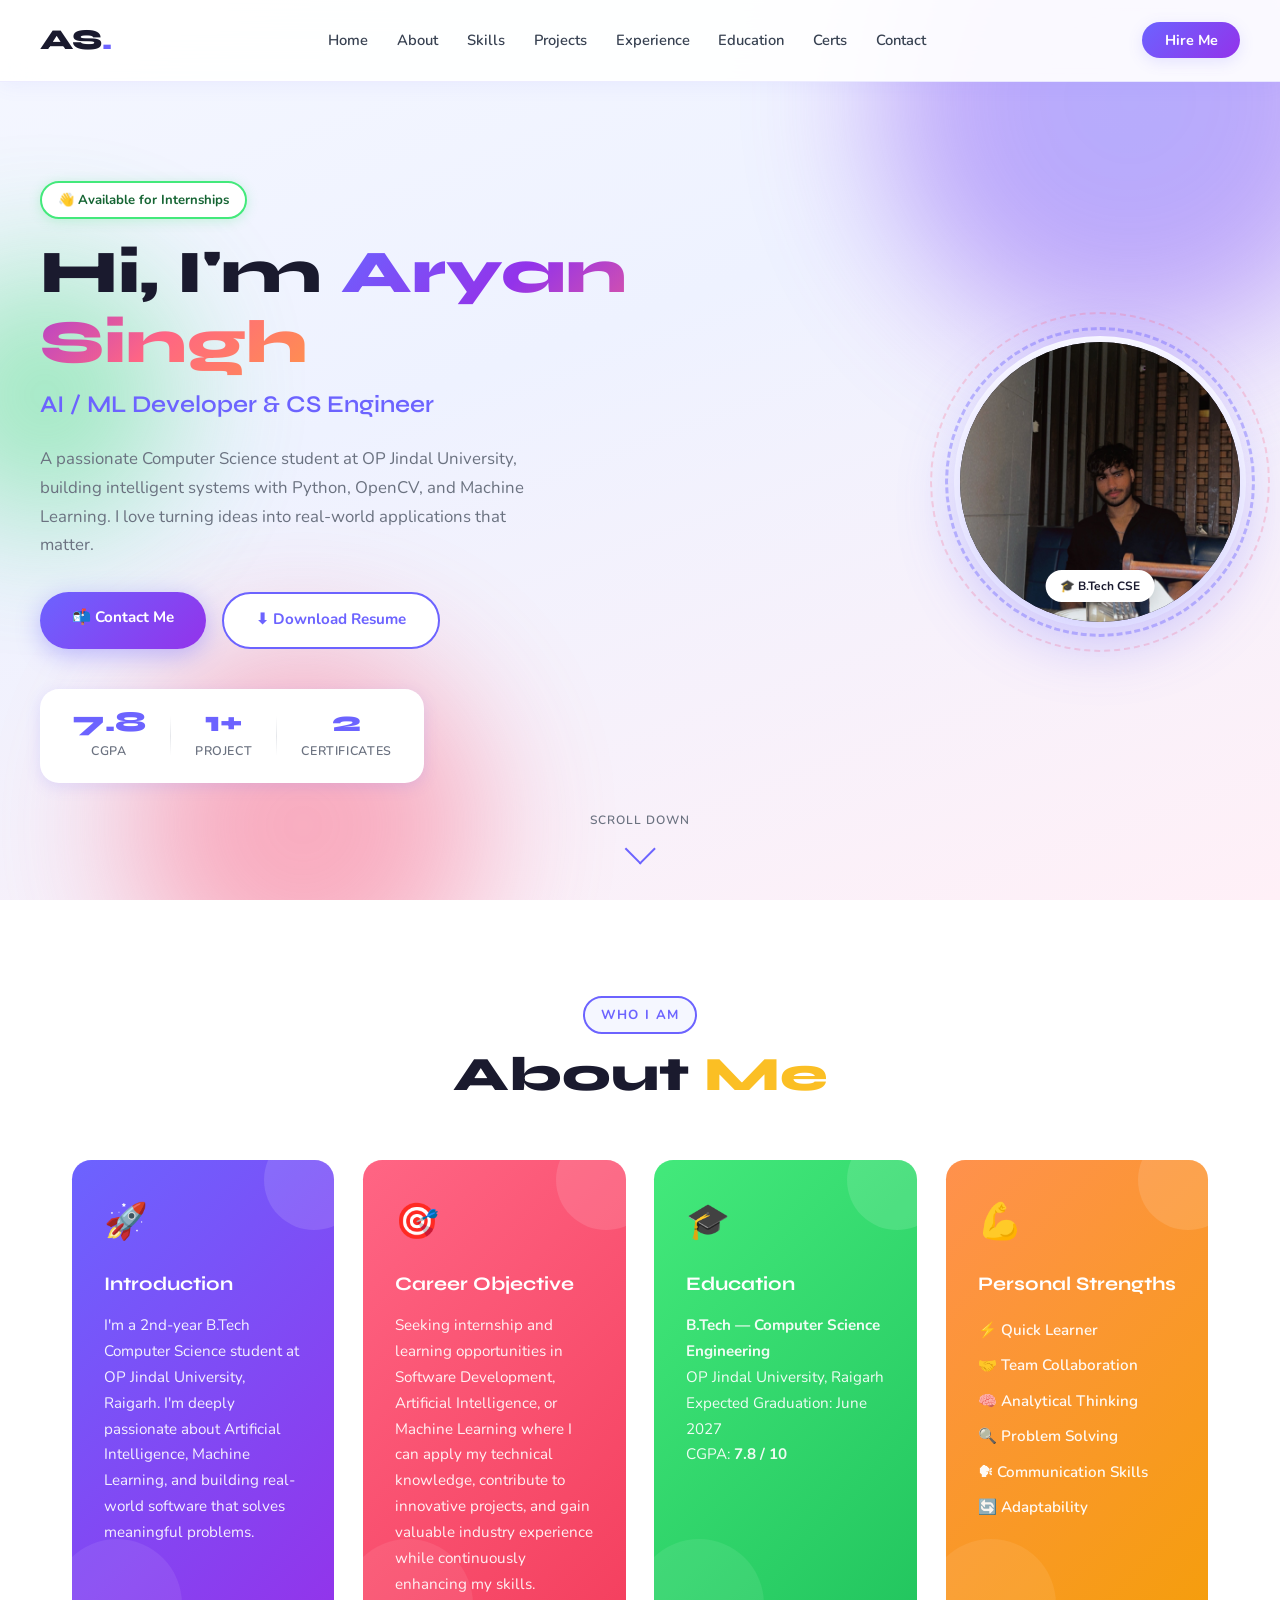
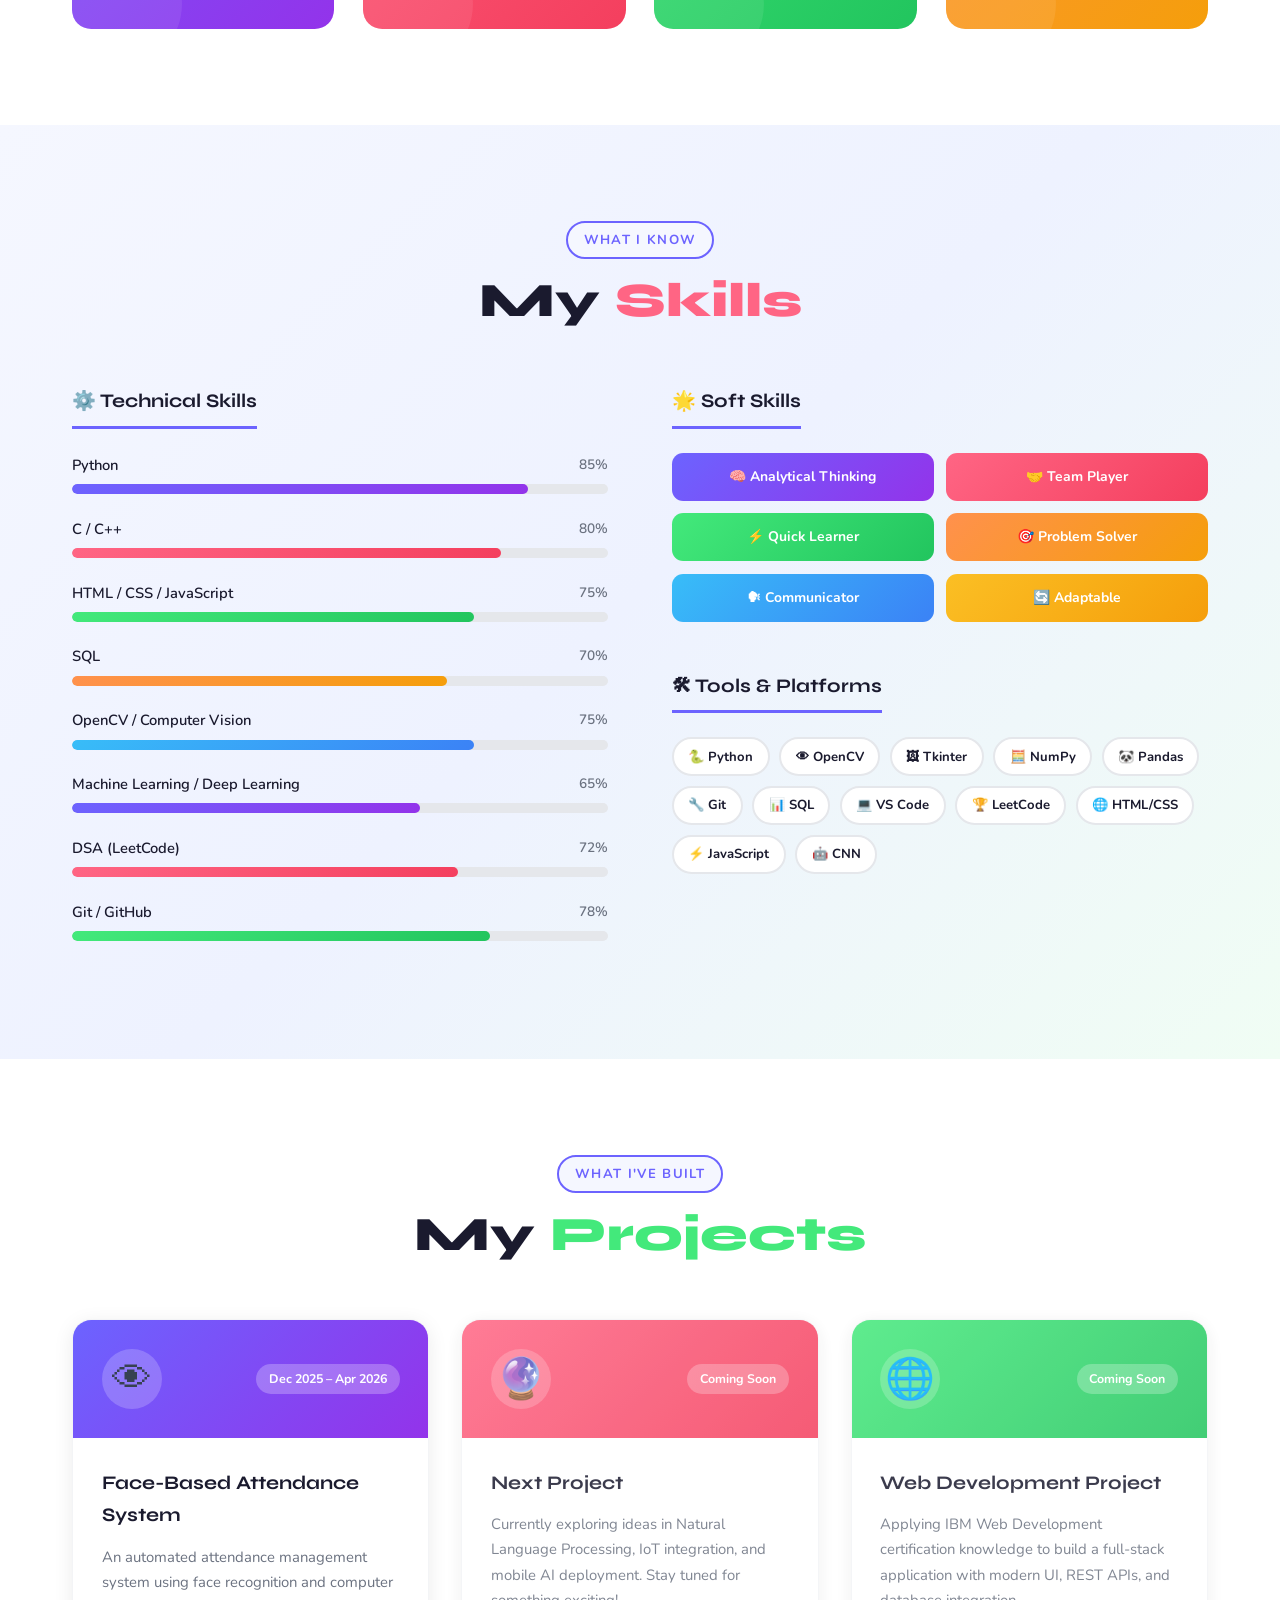
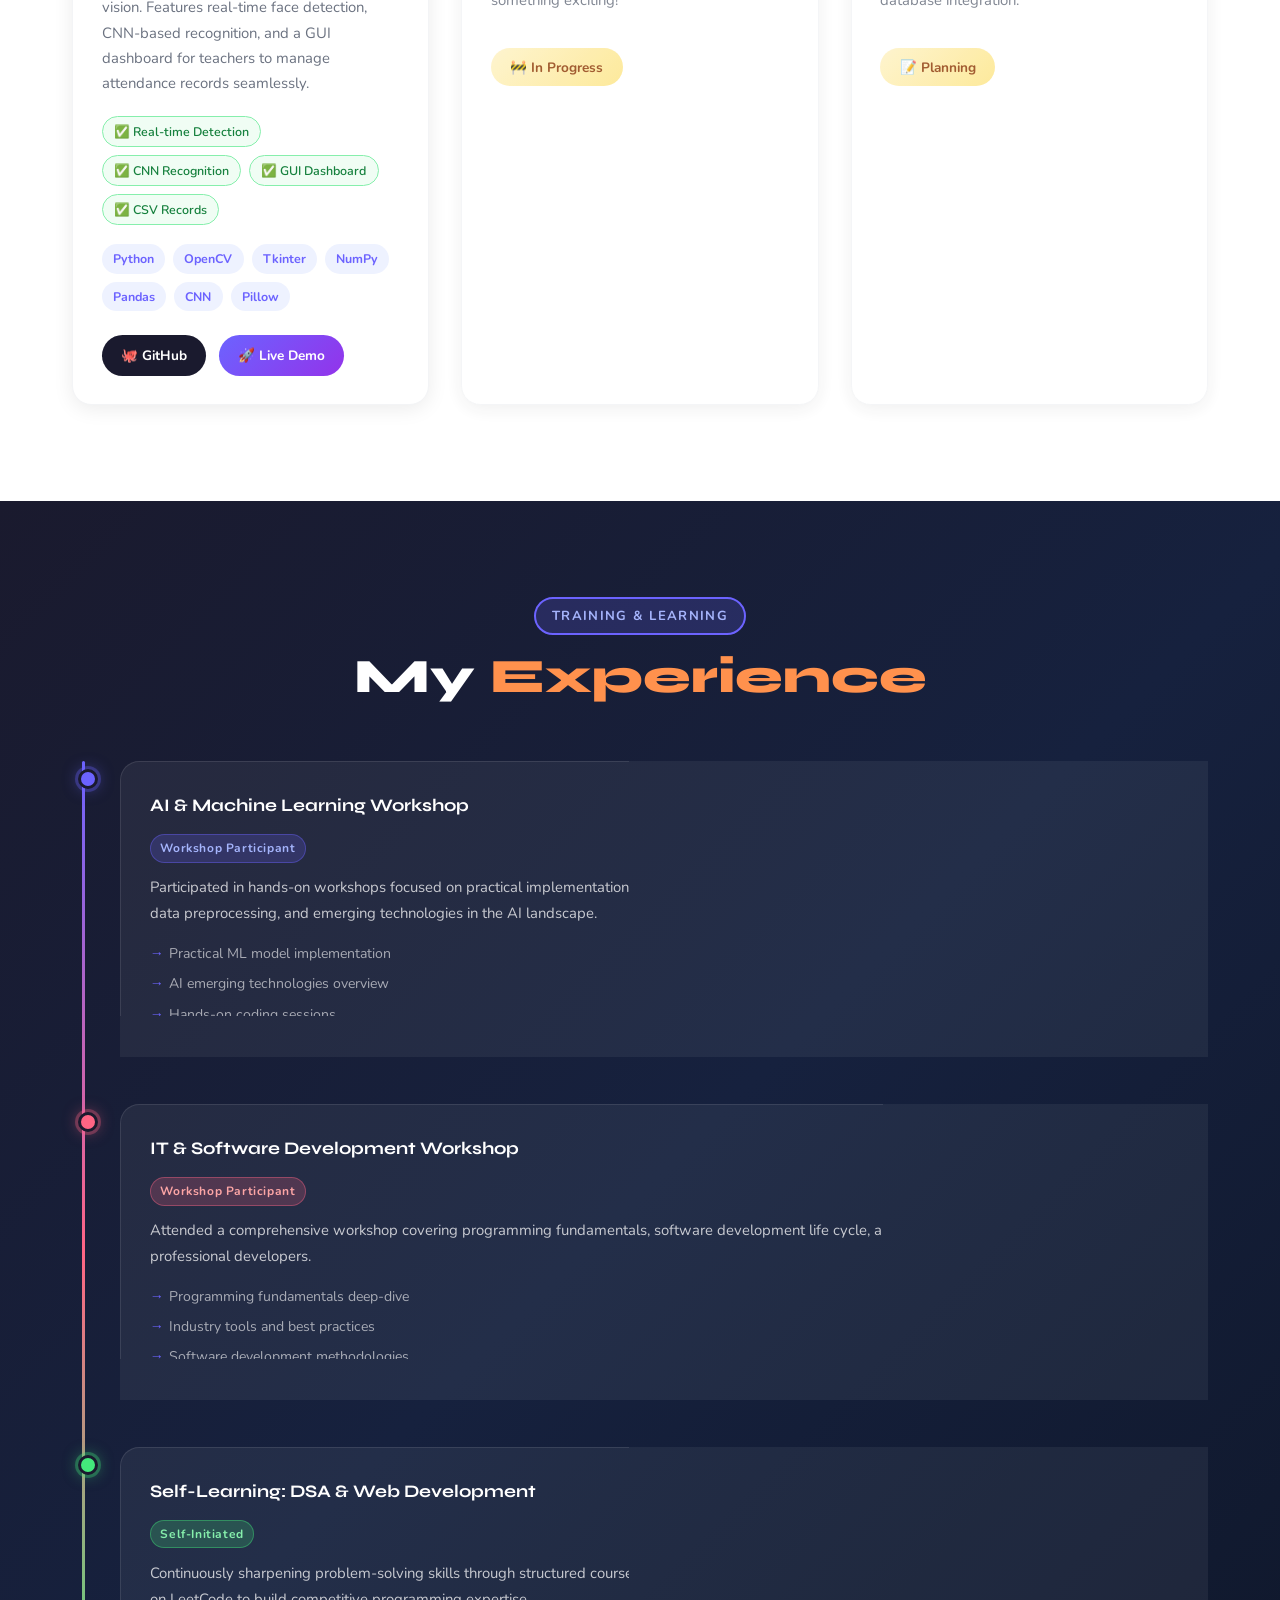
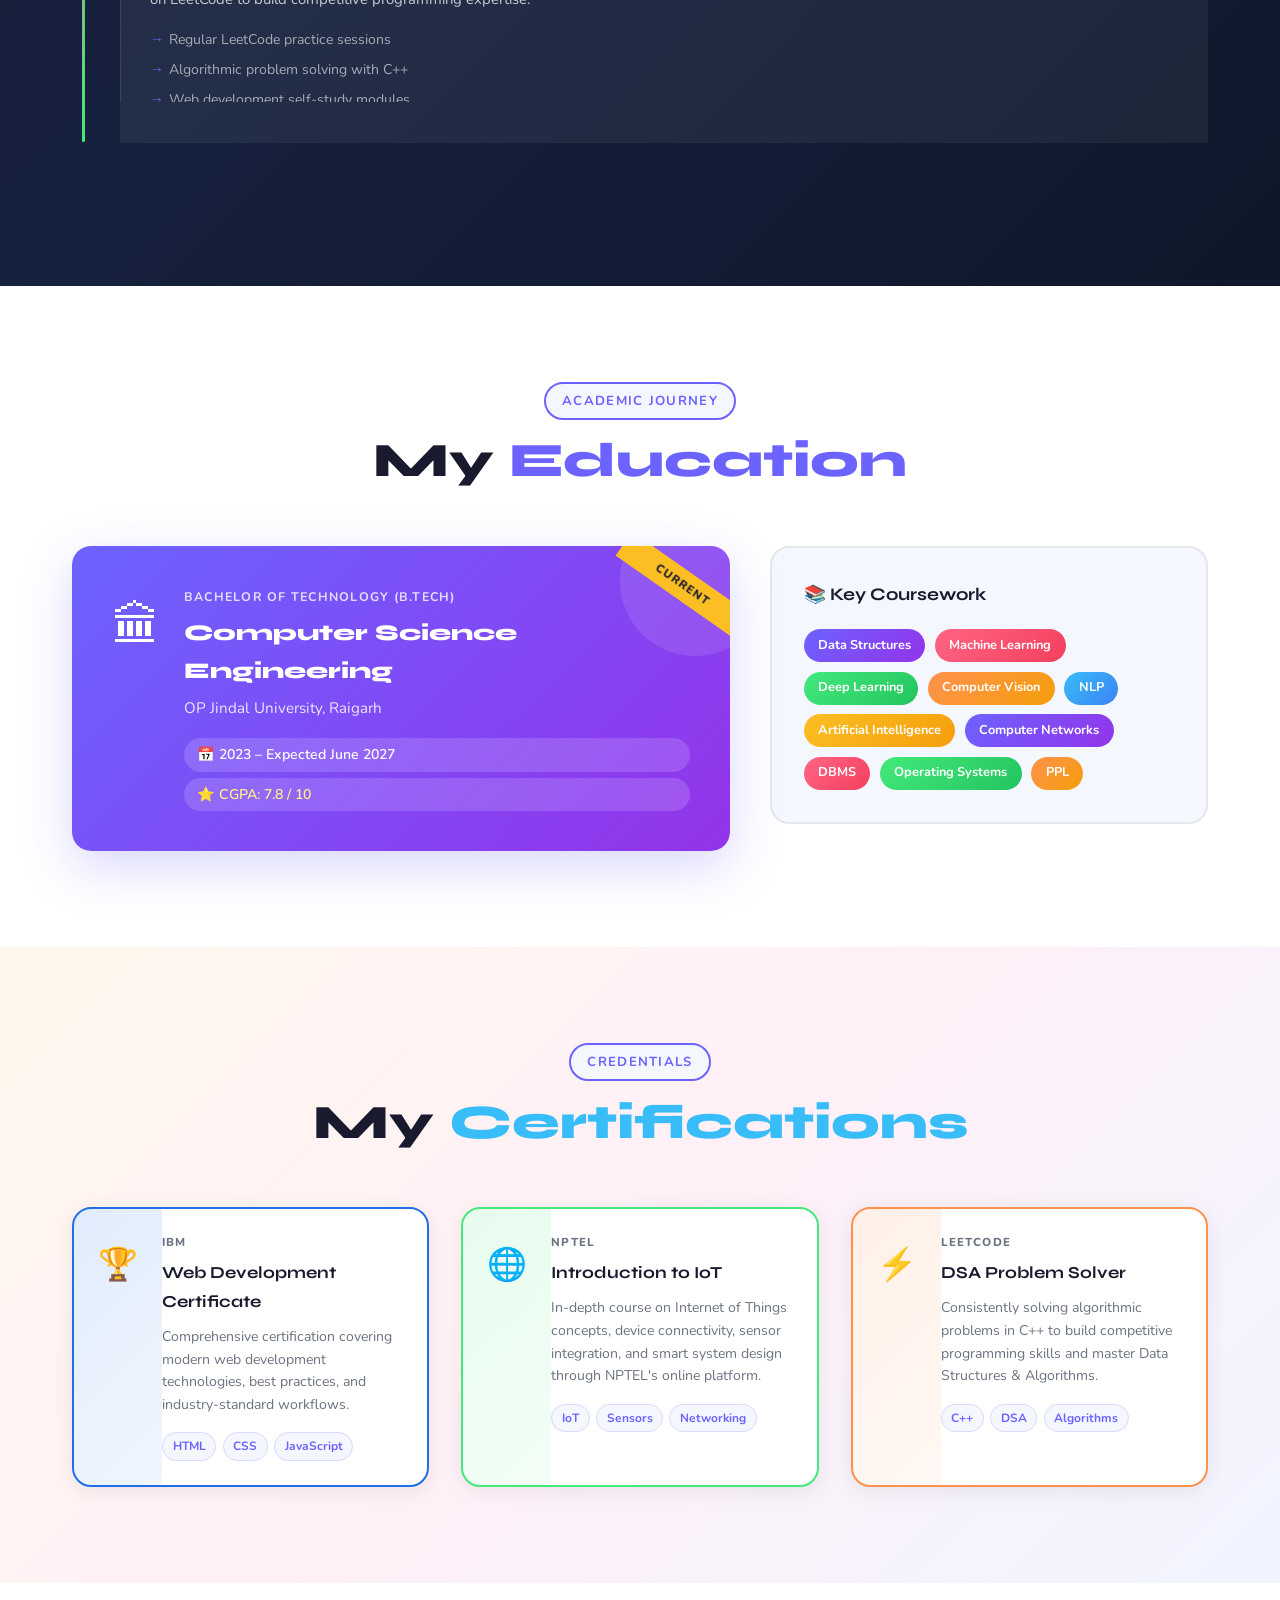
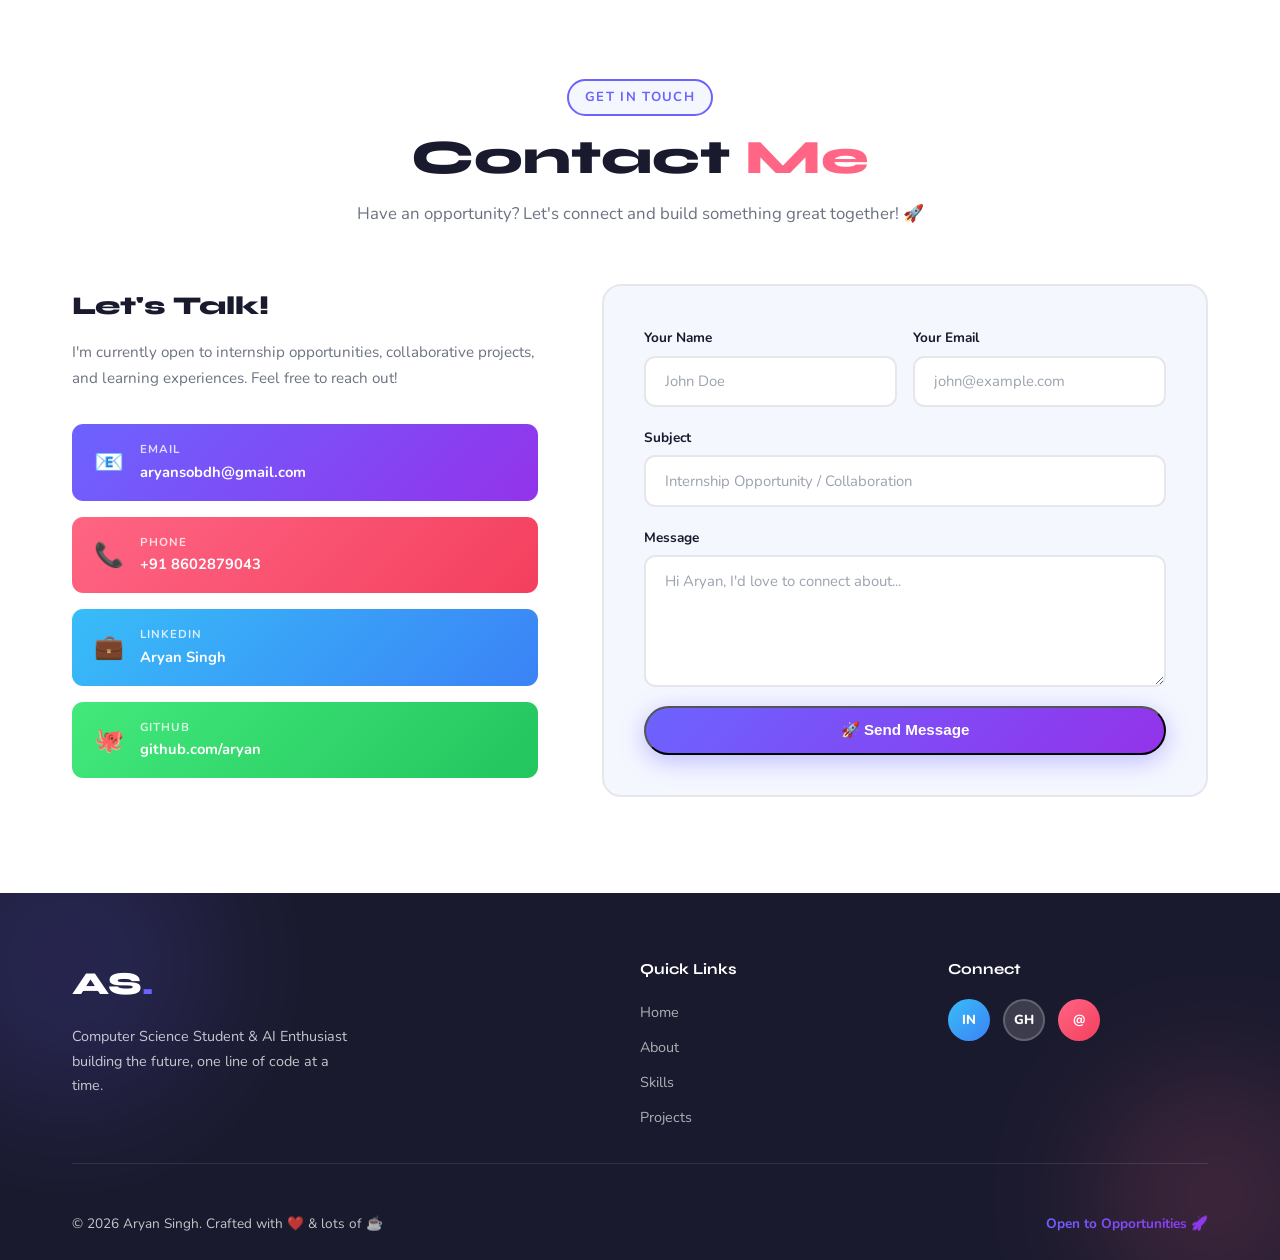
<file: Task 3/Final Portfolio/main.html>
<!DOCTYPE html>
<html lang="en">
<head>
  <meta charset="UTF-8" />
  <meta name="viewport" content="width=device-width, initial-scale=1.0" />
  <title>Aryan Singh | Portfolio</title>
  <link rel="stylesheet" href="style1.css" />
  <!-- Google Fonts: Syne (display) + Nunito (body) -->
  <link rel="preconnect" href="https://fonts.googleapis.com" />
  <link rel="preconnect" href="https://fonts.gstatic.com" crossorigin />
  <link href="https://fonts.googleapis.com/css2?family=Syne:wght@400;600;700;800&family=Nunito:wght@400;500;600;700&display=swap" rel="stylesheet" />
</head>
<body>

  <!-- ========== NAVIGATION ========== -->
  <nav class="navbar">
    <div class="nav-logo">AS<span class="dot">.</span></div>
    <ul class="nav-links">
      <li><a href="#hero">Home</a></li>
      <li><a href="#about">About</a></li>
      <li><a href="#skills">Skills</a></li>
      <li><a href="#projects">Projects</a></li>
      <li><a href="#experience">Experience</a></li>
      <li><a href="#education">Education</a></li>
      <li><a href="#certifications">Certs</a></li>
      <li><a href="#contact">Contact</a></li>
    </ul>
    <div class="nav-cta"><a href="#contact">Hire Me</a></div>
  </nav>

  <!-- ========== HERO SECTION ========== -->
  <section id="hero" class="hero">
    <!-- Decorative blobs -->
    <div class="blob blob-1"></div>
    <div class="blob blob-2"></div>
    <div class="blob blob-3"></div>

    <div class="hero-content">
      <div class="hero-text">
        <span class="hero-badge">👋 Available for Internships</span>
        <h1 class="hero-title">
          Hi, I'm <span class="gradient-text">Aryan Singh</span>
        </h1>
        <h2 class="hero-subtitle">AI / ML Developer &amp; CS Engineer</h2>
        <p class="hero-intro">
          A passionate Computer Science student at OP Jindal University, building intelligent
          systems with Python, OpenCV, and Machine Learning. I love turning ideas into
          real-world applications that matter.
        </p>
        <div class="hero-buttons">
          <a href="#contact" class="btn btn-primary">📬 Contact Me</a>
          <a href="https://drive.google.com/file/d/1ZFc_Tx1gg3DZgE0H17gX3hlwjjoNajWk/view?usp=drive_link" class="btn btn-outline">⬇ Download Resume</a>
        </div>
        <!-- Floating stats -->
        <div class="hero-stats">
          <div class="stat">
            <span class="stat-num">7.8</span>
            <span class="stat-label">CGPA</span>
          </div>
          <div class="stat-divider"></div>
          <div class="stat">
            <span class="stat-num">1+</span>
            <span class="stat-label">Project</span>
          </div>
          <div class="stat-divider"></div>
          <div class="stat">
            <span class="stat-num">2</span>
            <span class="stat-label">Certificates</span>
          </div>
        </div>
      </div>

      <!-- Profile Avatar -->
      <div class="hero-avatar-wrap">
        <div class="avatar-ring ring-1"></div>
        <div class="avatar-ring ring-2"></div>
        <div class="avatar-card">
          <!-- Profile Photo -->
          <img src="img.jpg" alt="Aryan Singh" class="profile-photo" />
          <!-- Floating badge on avatar -->
          <div class="avatar-badge">
            <span>🎓</span> B.Tech CSE
          </div>
        </div>
      </div>
    </div>

    <!-- Scroll indicator -->
    <div class="scroll-hint">
      <span>Scroll Down</span>
      <div class="scroll-arrow"></div>
    </div>
  </section>

  <!-- ========== ABOUT SECTION ========== -->
  <section id="about" class="about section">
    <div class="container">
      <div class="section-header">
        <span class="section-tag">Who I Am</span>
        <h2 class="section-title">About <span class="highlight-yellow">Me</span></h2>
      </div>

      <div class="about-grid">
        <!-- Intro card -->
        <div class="about-card card-purple">
          <div class="card-icon">🚀</div>
          <h3>Introduction</h3>
          <p>
            I'm a 2nd-year B.Tech Computer Science student at OP Jindal University, Raigarh.
            I'm deeply passionate about Artificial Intelligence, Machine Learning, and building
            real-world software that solves meaningful problems.
          </p>
        </div>

        <!-- Career objective card -->
        <div class="about-card card-pink">
          <div class="card-icon">🎯</div>
          <h3>Career Objective</h3>
          <p>
            Seeking internship and learning opportunities in Software Development, Artificial
            Intelligence, or Machine Learning where I can apply my technical knowledge, contribute
            to innovative projects, and gain valuable industry experience while continuously
            enhancing my skills.
          </p>
        </div>

        <!-- Education card -->
        <div class="about-card card-green">
          <div class="card-icon">🎓</div>
          <h3>Education</h3>
          <p>
            <strong>B.Tech — Computer Science Engineering</strong><br/>
            OP Jindal University, Raigarh<br/>
            Expected Graduation: June 2027<br/>
            CGPA: <strong>7.8 / 10</strong>
          </p>
        </div>

        <!-- Strengths card -->
        <div class="about-card card-orange">
          <div class="card-icon">💪</div>
          <h3>Personal Strengths</h3>
          <ul class="strengths-list">
            <li>⚡ Quick Learner</li>
            <li>🤝 Team Collaboration</li>
            <li>🧠 Analytical Thinking</li>
            <li>🔍 Problem Solving</li>
            <li>🗣 Communication Skills</li>
            <li>🔄 Adaptability</li>
          </ul>
        </div>
      </div>
    </div>
  </section>

  <!-- ========== SKILLS SECTION ========== -->
  <section id="skills" class="skills section skills-bg">
    <div class="container">
      <div class="section-header">
        <span class="section-tag">What I Know</span>
        <h2 class="section-title">My <span class="highlight-pink">Skills</span></h2>
      </div>

      <div class="skills-wrapper">
        <!-- Technical Skills -->
        <div class="skills-column">
          <h3 class="skills-col-title">⚙️ Technical Skills</h3>

          <div class="skill-item">
            <div class="skill-info">
              <span>Python</span><span class="skill-pct">85%</span>
            </div>
            <div class="skill-bar"><div class="skill-fill fill-purple" style="width:85%"></div></div>
          </div>
          <div class="skill-item">
            <div class="skill-info">
              <span>C / C++</span><span class="skill-pct">80%</span>
            </div>
            <div class="skill-bar"><div class="skill-fill fill-pink" style="width:80%"></div></div>
          </div>
          <div class="skill-item">
            <div class="skill-info">
              <span>HTML / CSS / JavaScript</span><span class="skill-pct">75%</span>
            </div>
            <div class="skill-bar"><div class="skill-fill fill-green" style="width:75%"></div></div>
          </div>
          <div class="skill-item">
            <div class="skill-info">
              <span>SQL</span><span class="skill-pct">70%</span>
            </div>
            <div class="skill-bar"><div class="skill-fill fill-orange" style="width:70%"></div></div>
          </div>
          <div class="skill-item">
            <div class="skill-info">
              <span>OpenCV / Computer Vision</span><span class="skill-pct">75%</span>
            </div>
            <div class="skill-bar"><div class="skill-fill fill-blue" style="width:75%"></div></div>
          </div>
          <div class="skill-item">
            <div class="skill-info">
              <span>Machine Learning / Deep Learning</span><span class="skill-pct">65%</span>
            </div>
            <div class="skill-bar"><div class="skill-fill fill-purple" style="width:65%"></div></div>
          </div>
          <div class="skill-item">
            <div class="skill-info">
              <span>DSA (LeetCode)</span><span class="skill-pct">72%</span>
            </div>
            <div class="skill-bar"><div class="skill-fill fill-pink" style="width:72%"></div></div>
          </div>
          <div class="skill-item">
            <div class="skill-info">
              <span>Git / GitHub</span><span class="skill-pct">78%</span>
            </div>
            <div class="skill-bar"><div class="skill-fill fill-green" style="width:78%"></div></div>
          </div>
        </div>

        <!-- Soft Skills & Tech Stack -->
        <div class="skills-column">
          <h3 class="skills-col-title">🌟 Soft Skills</h3>
          <div class="soft-skills-grid">
            <div class="soft-card sc-purple">🧠 Analytical Thinking</div>
            <div class="soft-card sc-pink">🤝 Team Player</div>
            <div class="soft-card sc-green">⚡ Quick Learner</div>
            <div class="soft-card sc-orange">🎯 Problem Solver</div>
            <div class="soft-card sc-blue">🗣 Communicator</div>
            <div class="soft-card sc-yellow">🔄 Adaptable</div>
          </div>

          <h3 class="skills-col-title" style="margin-top:2rem;">🛠 Tools &amp; Platforms</h3>
          <div class="tools-grid">
            <div class="tool-chip">🐍 Python</div>
            <div class="tool-chip">👁 OpenCV</div>
            <div class="tool-chip">🖼 Tkinter</div>
            <div class="tool-chip">🧮 NumPy</div>
            <div class="tool-chip">🐼 Pandas</div>
            <div class="tool-chip">🔧 Git</div>
            <div class="tool-chip">📊 SQL</div>
            <div class="tool-chip">💻 VS Code</div>
            <div class="tool-chip">🏆 LeetCode</div>
            <div class="tool-chip">🌐 HTML/CSS</div>
            <div class="tool-chip">⚡ JavaScript</div>
            <div class="tool-chip">🤖 CNN</div>
          </div>
        </div>
      </div>
    </div>
  </section>

  <!-- ========== PROJECTS SECTION ========== -->
  <section id="projects" class="projects section">
    <div class="container">
      <div class="section-header">
        <span class="section-tag">What I've Built</span>
        <h2 class="section-title">My <span class="highlight-green">Projects</span></h2>
      </div>

      <div class="projects-grid">

        <!-- Project 1 -->
        <div class="project-card">
          <div class="project-header ph-purple">
            <div class="project-icon">👁</div>
            <span class="project-date">Dec 2025 – Apr 2026</span>
          </div>
          <div class="project-body">
            <h3>Face-Based Attendance System</h3>
            <p>
              An automated attendance management system using face recognition and computer vision.
              Features real-time face detection, CNN-based recognition, and a GUI dashboard
              for teachers to manage attendance records seamlessly.
            </p>
            <div class="project-highlights">
              <span>✅ Real-time Detection</span>
              <span>✅ CNN Recognition</span>
              <span>✅ GUI Dashboard</span>
              <span>✅ CSV Records</span>
            </div>
            <div class="tech-tags">
              <span class="tech-tag">Python</span>
              <span class="tech-tag">OpenCV</span>
              <span class="tech-tag">Tkinter</span>
              <span class="tech-tag">NumPy</span>
              <span class="tech-tag">Pandas</span>
              <span class="tech-tag">CNN</span>
              <span class="tech-tag">Pillow</span>
            </div>
            <div class="project-links">
              <a href="https://github.com" class="proj-btn pb-github" target="_blank">🐙 GitHub</a>
              <a href="#" class="proj-btn pb-demo">🚀 Live Demo</a>
            </div>
          </div>
        </div>

        <!-- Project 2 — placeholder to fill later -->
        <div class="project-card project-coming">
          <div class="project-header ph-pink">
            <div class="project-icon">🔮</div>
            <span class="project-date">Coming Soon</span>
          </div>
          <div class="project-body">
            <h3>Next Project</h3>
            <p>
              Currently exploring ideas in Natural Language Processing, IoT integration,
              and mobile AI deployment. Stay tuned for something exciting!
            </p>
            <div class="coming-badge">🚧 In Progress</div>
          </div>
        </div>

        <!-- Project 3 — placeholder -->
        <div class="project-card project-coming">
          <div class="project-header ph-green">
            <div class="project-icon">🌐</div>
            <span class="project-date">Coming Soon</span>
          </div>
          <div class="project-body">
            <h3>Web Development Project</h3>
            <p>
              Applying IBM Web Development certification knowledge to build a full-stack
              application with modern UI, REST APIs, and database integration.
            </p>
            <div class="coming-badge">📝 Planning</div>
          </div>
        </div>

      </div>
    </div>
  </section>

  <!-- ========== EXPERIENCE SECTION ========== -->
  <section id="experience" class="experience section experience-bg">
    <div class="container">
      <div class="section-header">
        <span class="section-tag">Training &amp; Learning</span>
        <h2 class="section-title">My <span class="highlight-orange">Experience</span></h2>
      </div>

      <div class="timeline">

        <!-- Timeline Item 1 -->
        <div class="timeline-item">
          <div class="tl-dot dot-purple"></div>
          <div class="tl-content">
            <div class="tl-header">
              <h3>AI &amp; Machine Learning Workshop</h3>
              <span class="tl-date">Feb 2026</span>
            </div>
            <div class="tl-tag tag-purple">Workshop Participant</div>
            <p>
              Participated in hands-on workshops focused on practical implementation of
              Artificial Intelligence and Machine Learning concepts, including model building,
              data preprocessing, and emerging technologies in the AI landscape.
            </p>
            <ul class="tl-points">
              <li>Practical ML model implementation</li>
              <li>AI emerging technologies overview</li>
              <li>Hands-on coding sessions</li>
            </ul>
          </div>
        </div>

        <!-- Timeline Item 2 -->
        <div class="timeline-item">
          <div class="tl-dot dot-pink"></div>
          <div class="tl-content">
            <div class="tl-header">
              <h3>IT &amp; Software Development Workshop</h3>
              <span class="tl-date">Jan 2026</span>
            </div>
            <div class="tl-tag tag-pink">Workshop Participant</div>
            <p>
              Attended a comprehensive workshop covering programming fundamentals, software
              development life cycle, and industry-standard tools used by professional developers.
            </p>
            <ul class="tl-points">
              <li>Programming fundamentals deep-dive</li>
              <li>Industry tools and best practices</li>
              <li>Software development methodologies</li>
            </ul>
          </div>
        </div>

        <!-- Timeline Item 3 -->
        <div class="timeline-item">
          <div class="tl-dot dot-green"></div>
          <div class="tl-content">
            <div class="tl-header">
              <h3>Self-Learning: DSA &amp; Web Development</h3>
              <span class="tl-date">Ongoing</span>
            </div>
            <div class="tl-tag tag-green">Self-Initiated</div>
            <p>
              Continuously sharpening problem-solving skills through structured coursework in
              Data Structures &amp; Algorithms and Web Development. Actively practicing on LeetCode
              to build competitive programming expertise.
            </p>
            <ul class="tl-points">
              <li>Regular LeetCode practice sessions</li>
              <li>Algorithmic problem solving with C++</li>
              <li>Web development self-study modules</li>
            </ul>
          </div>
        </div>

      </div>
    </div>
  </section>

  <!-- ========== EDUCATION SECTION ========== -->
  <section id="education" class="education section">
    <div class="container">
      <div class="section-header">
        <span class="section-tag">Academic Journey</span>
        <h2 class="section-title">My <span class="highlight-purple">Education</span></h2>
      </div>

      <div class="edu-grid">
        <!-- Main degree card -->
        <div class="edu-card edu-main">
          <div class="edu-logo">🏛</div>
          <div class="edu-info">
            <span class="edu-degree">Bachelor of Technology (B.Tech)</span>
            <h3>Computer Science Engineering</h3>
            <p class="edu-college">OP Jindal University, Raigarh</p>
            <div class="edu-meta">
              <span class="edu-year">📅 2023 – Expected June 2027</span>
              <span class="edu-cgpa">⭐ CGPA: 7.8 / 10</span>
            </div>
          </div>
          <div class="edu-ribbon">Current</div>
        </div>

        <!-- Coursework -->
        <div class="edu-courses">
          <h3>📚 Key Coursework</h3>
          <div class="course-chips">
            <span class="course-chip cc-purple">Data Structures</span>
            <span class="course-chip cc-pink">Machine Learning</span>
            <span class="course-chip cc-green">Deep Learning</span>
            <span class="course-chip cc-orange">Computer Vision</span>
            <span class="course-chip cc-blue">NLP</span>
            <span class="course-chip cc-yellow">Artificial Intelligence</span>
            <span class="course-chip cc-purple">Computer Networks</span>
            <span class="course-chip cc-pink">DBMS</span>
            <span class="course-chip cc-green">Operating Systems</span>
            <span class="course-chip cc-orange">PPL</span>
          </div>
        </div>
      </div>
    </div>
  </section>

  <!-- ========== CERTIFICATIONS SECTION ========== -->
  <section id="certifications" class="certifications section certs-bg">
    <div class="container">
      <div class="section-header">
        <span class="section-tag">Credentials</span>
        <h2 class="section-title">My <span class="highlight-blue">Certifications</span></h2>
      </div>

      <div class="certs-grid">

        <div class="cert-card cert-ibm">
          <div class="cert-icon">🏆</div>
          <div class="cert-body">
            <span class="cert-issuer">IBM</span>
            <h3>Web Development Certificate</h3>
            <p>Comprehensive certification covering modern web development technologies,
            best practices, and industry-standard workflows.</p>
            <div class="cert-skills">
              <span>HTML</span><span>CSS</span><span>JavaScript</span>
            </div>
          </div>
        </div>

        <div class="cert-card cert-nptel">
          <div class="cert-icon">🌐</div>
          <div class="cert-body">
            <span class="cert-issuer">NPTEL</span>
            <h3>Introduction to IoT</h3>
            <p>In-depth course on Internet of Things concepts, device connectivity, sensor
            integration, and smart system design through NPTEL's online platform.</p>
            <div class="cert-skills">
              <span>IoT</span><span>Sensors</span><span>Networking</span>
            </div>
          </div>
        </div>

        <div class="cert-card cert-leetcode">
          <div class="cert-icon">⚡</div>
          <div class="cert-body">
            <span class="cert-issuer">LeetCode</span>
            <h3>DSA Problem Solver</h3>
            <p>Consistently solving algorithmic problems in C++ to build competitive
            programming skills and master Data Structures &amp; Algorithms.</p>
            <div class="cert-skills">
              <span>C++</span><span>DSA</span><span>Algorithms</span>
            </div>
          </div>
        </div>

      </div>
    </div>
  </section>

  <!-- ========== CONTACT SECTION ========== -->
  <section id="contact" class="contact section">
    <div class="container">
      <div class="section-header">
        <span class="section-tag">Get In Touch</span>
        <h2 class="section-title">Contact <span class="highlight-pink">Me</span></h2>
        <p class="section-sub">Have an opportunity? Let's connect and build something great together! 🚀</p>
      </div>

      <div class="contact-wrapper">

        <!-- Contact Info -->
        <div class="contact-info">
          <h3>Let's Talk!</h3>
          <p>I'm currently open to internship opportunities, collaborative projects, and learning experiences. Feel free to reach out!</p>

          <div class="contact-items">
            <a href="mailto:aryansobdh@gmail.com" class="contact-item ci-purple">
              <div class="ci-icon">📧</div>
              <div class="ci-text">
                <span class="ci-label">Email</span>
                <span class="ci-value">aryansobdh@gmail.com</span>
              </div>
            </a>
            <a href="tel:+918602879043" class="contact-item ci-pink">
              <div class="ci-icon">📞</div>
              <div class="ci-text">
                <span class="ci-label">Phone</span>
                <span class="ci-value">+91 8602879043</span>
              </div>
            </a>
            <a href="https://linkedin.com" target="_blank" class="contact-item ci-blue">
              <div class="ci-icon">💼</div>
              <div class="ci-text">
                <span class="ci-label">LinkedIn</span>
                <span class="ci-value">Aryan Singh</span>
              </div>
            </a>
            <a href="https://github.com" target="_blank" class="contact-item ci-green">
              <div class="ci-icon">🐙</div>
              <div class="ci-text">
                <span class="ci-label">GitHub</span>
                <span class="ci-value">github.com/aryan</span>
              </div>
            </a>
          </div>
        </div>

        <!-- Contact Form -->
        <div class="contact-form-wrap">
          <form class="contact-form">
            <div class="form-row">
              <div class="form-group">
                <label>Your Name</label>
                <input type="text" placeholder="John Doe" />
              </div>
              <div class="form-group">
                <label>Your Email</label>
                <input type="email" placeholder="john@example.com" />
              </div>
            </div>
            <div class="form-group">
              <label>Subject</label>
              <input type="text" placeholder="Internship Opportunity / Collaboration" />
            </div>
            <div class="form-group">
              <label>Message</label>
              <textarea rows="5" placeholder="Hi Aryan, I'd love to connect about..."></textarea>
            </div>
            <button type="submit" class="btn btn-primary btn-full">
              🚀 Send Message
            </button>
          </form>
        </div>

      </div>
    </div>
  </section>

  <!-- ========== FOOTER ========== -->
  <footer class="footer">
    <div class="footer-blobs">
      <div class="fb fb1"></div>
      <div class="fb fb2"></div>
    </div>
    <div class="container footer-content">
      <div class="footer-top">
        <div class="footer-brand">
          <div class="footer-logo">AS<span>.</span></div>
          <p>Computer Science Student &amp; AI Enthusiast building the future, one line of code at a time.</p>
        </div>
        <div class="footer-links">
          <h4>Quick Links</h4>
          <ul>
            <li><a href="#hero">Home</a></li>
            <li><a href="#about">About</a></li>
            <li><a href="#skills">Skills</a></li>
            <li><a href="#projects">Projects</a></li>
          </ul>
        </div>
        <div class="footer-social">
          <h4>Connect</h4>
          <div class="social-icons">
            <a href="https://linkedin.com" class="social-icon si-blue" target="_blank" aria-label="LinkedIn">in</a>
            <a href="https://github.com" class="social-icon si-dark" target="_blank" aria-label="GitHub">gh</a>
            <a href="mailto:aryansobdh@gmail.com" class="social-icon si-red" aria-label="Email">@</a>
          </div>
        </div>
      </div>
      <div class="footer-bottom">
        <p>© 2026 Aryan Singh. Crafted with ❤️ &amp; lots of ☕</p>
        <p class="footer-tagline">Open to Opportunities 🚀</p>
      </div>
    </div>
  </footer>

</body>
</html>
</file>
<file: Task 3/Final Portfolio/style1.css>
/* ============================================================
   ARYAN SINGH — PORTFOLIO CSS
   Bright, vibrant, modern design
   ============================================================ */

/* ---- CSS Variables ---- */
:root {
  --purple:  #6C63FF;
  --pink:    #FF6584;
  --green:   #43E97B;
  --orange:  #FF914D;
  --blue:    #38BDF8;
  --yellow:  #FBBF24;
  --dark:    #1A1A2E;
  --dark2:   #16213E;
  --white:   #FFFFFF;
  --light:   #F5F7FF;
  --light2:  #EFF6FF;
  --text:    #374151;
  --text-sm: #6B7280;

  --grad-purple: linear-gradient(135deg, #6C63FF, #9333EA);
  --grad-pink:   linear-gradient(135deg, #FF6584, #F43F5E);
  --grad-green:  linear-gradient(135deg, #43E97B, #22C55E);
  --grad-orange: linear-gradient(135deg, #FF914D, #F59E0B);
  --grad-blue:   linear-gradient(135deg, #38BDF8, #3B82F6);
  --grad-hero:   linear-gradient(135deg, #6C63FF 0%, #9333EA 35%, #FF6584 70%, #FF914D 100%);

  --shadow-sm:  0 4px 15px rgba(108,99,255,0.15);
  --shadow-md:  0 8px 30px rgba(108,99,255,0.2);
  --shadow-lg:  0 16px 50px rgba(108,99,255,0.25);
  --radius:     1.2rem;
  --radius-sm:  0.7rem;
}

/* ---- Reset & Base ---- */
*, *::before, *::after { box-sizing: border-box; margin: 0; padding: 0; }

html { scroll-behavior: smooth; }

body {
  font-family: 'Nunito', sans-serif;
  color: var(--text);
  background: var(--white);
  overflow-x: hidden;
  line-height: 1.7;
}

a { text-decoration: none; color: inherit; }
ul { list-style: none; }
img { max-width: 100%; display: block; }

.container {
  max-width: 1200px;
  margin: 0 auto;
  padding: 0 2rem;
}

.section { padding: 6rem 0; }

/* ---- Section Headers ---- */
.section-header {
  text-align: center;
  margin-bottom: 3.5rem;
}

.section-tag {
  display: inline-block;
  background: var(--light);
  color: var(--purple);
  font-weight: 700;
  font-size: 0.82rem;
  letter-spacing: 0.1em;
  text-transform: uppercase;
  padding: 0.35rem 1rem;
  border-radius: 2rem;
  border: 2px solid var(--purple);
  margin-bottom: 0.8rem;
}

.section-title {
  font-family: 'Syne', sans-serif;
  font-size: clamp(2rem, 4vw, 3rem);
  font-weight: 800;
  color: var(--dark);
  line-height: 1.2;
}

.section-sub {
  margin-top: 0.8rem;
  color: var(--text-sm);
  font-size: 1.05rem;
}

/* Highlighted words */
.highlight-yellow { color: var(--yellow); }
.highlight-pink   { color: var(--pink); }
.highlight-green  { color: var(--green); }
.highlight-orange { color: var(--orange); }
.highlight-purple { color: var(--purple); }
.highlight-blue   { color: var(--blue); }

/* ============================================================
   NAVBAR
   ============================================================ */
.navbar {
  position: fixed;
  top: 0; left: 0; right: 0;
  z-index: 999;
  display: flex;
  align-items: center;
  justify-content: space-between;
  padding: 1rem 2.5rem;
  background: rgba(255,255,255,0.92);
  backdrop-filter: blur(18px);
  -webkit-backdrop-filter: blur(18px);
  border-bottom: 1px solid rgba(108,99,255,0.12);
  box-shadow: 0 2px 20px rgba(108,99,255,0.08);
}

.nav-logo {
  font-family: 'Syne', sans-serif;
  font-size: 1.8rem;
  font-weight: 800;
  color: var(--dark);
}
.nav-logo .dot { color: var(--purple); }

.nav-links {
  display: flex;
  gap: 1.8rem;
}
.nav-links a {
  font-size: 0.92rem;
  font-weight: 600;
  color: var(--text);
  transition: color 0.2s;
  position: relative;
}
.nav-links a::after {
  content: '';
  position: absolute;
  bottom: -3px; left: 0;
  width: 0; height: 2px;
  background: var(--purple);
  border-radius: 2px;
  transition: width 0.3s;
}
.nav-links a:hover { color: var(--purple); }
.nav-links a:hover::after { width: 100%; }

.nav-cta a {
  background: var(--grad-purple);
  color: white;
  padding: 0.5rem 1.4rem;
  border-radius: 2rem;
  font-size: 0.9rem;
  font-weight: 700;
  transition: transform 0.2s, box-shadow 0.2s;
  box-shadow: var(--shadow-sm);
}
.nav-cta a:hover {
  transform: translateY(-2px);
  box-shadow: var(--shadow-md);
}

/* ============================================================
   BUTTONS
   ============================================================ */
.btn {
  display: inline-block;
  padding: 0.85rem 2rem;
  border-radius: 3rem;
  font-weight: 700;
  font-size: 0.95rem;
  cursor: pointer;
  transition: transform 0.2s, box-shadow 0.2s;
}
.btn-primary {
  background: var(--grad-purple);
  color: white;
  box-shadow: 0 6px 25px rgba(108,99,255,0.4);
}
.btn-primary:hover {
  transform: translateY(-3px);
  box-shadow: 0 10px 35px rgba(108,99,255,0.5);
}
.btn-outline {
  background: white;
  color: var(--purple);
  border: 2.5px solid var(--purple);
}
.btn-outline:hover {
  background: var(--purple);
  color: white;
  transform: translateY(-3px);
  box-shadow: var(--shadow-md);
}
.btn-full { width: 100%; text-align: center; }

/* ============================================================
   HERO SECTION
   ============================================================ */
.hero {
  min-height: 100vh;
  display: flex;
  align-items: center;
  position: relative;
  overflow: hidden;
  padding: 8rem 2rem 4rem;
  background: linear-gradient(160deg, #F5F7FF 0%, #EEF2FF 40%, #FFF0F7 100%);
}

/* Decorative blobs */
.blob {
  position: absolute;
  border-radius: 50%;
  filter: blur(70px);
  opacity: 0.45;
  animation: blobFloat 8s ease-in-out infinite;
}
.blob-1 {
  width: 500px; height: 500px;
  background: radial-gradient(circle, #6C63FF, #9333EA);
  top: -150px; right: -100px;
  animation-delay: 0s;
}
.blob-2 {
  width: 350px; height: 350px;
  background: radial-gradient(circle, #FF6584, #F43F5E);
  bottom: -100px; left: 10%;
  animation-delay: 3s;
}
.blob-3 {
  width: 250px; height: 250px;
  background: radial-gradient(circle, #43E97B, #22C55E);
  top: 30%; left: -80px;
  animation-delay: 6s;
}

@keyframes blobFloat {
  0%, 100% { transform: translate(0, 0) scale(1); }
  33% { transform: translate(20px, -20px) scale(1.05); }
  66% { transform: translate(-10px, 15px) scale(0.98); }
}

.hero-content {
  max-width: 1200px;
  margin: 0 auto;
  display: flex;
  align-items: center;
  justify-content: space-between;
  gap: 4rem;
  position: relative;
  z-index: 2;
  width: 100%;
}

.hero-text { flex: 1; max-width: 600px; }

.hero-badge {
  display: inline-block;
  background: white;
  border: 2px solid var(--green);
  color: #166534;
  font-size: 0.82rem;
  font-weight: 700;
  padding: 0.35rem 1rem;
  border-radius: 2rem;
  margin-bottom: 1.2rem;
  animation: badgePop 0.6s cubic-bezier(0.34,1.56,0.64,1) both;
  box-shadow: 0 2px 12px rgba(67,233,123,0.25);
}

@keyframes badgePop {
  from { transform: scale(0.5); opacity: 0; }
  to   { transform: scale(1);   opacity: 1; }
}

.hero-title {
  font-family: 'Syne', sans-serif;
  font-size: clamp(2.4rem, 5vw, 3.8rem);
  font-weight: 800;
  color: var(--dark);
  line-height: 1.15;
  margin-bottom: 0.5rem;
  animation: slideUp 0.7s 0.2s both;
}

.gradient-text {
  background: var(--grad-hero);
  -webkit-background-clip: text;
  -webkit-text-fill-color: transparent;
  background-clip: text;
}

.hero-subtitle {
  font-family: 'Syne', sans-serif;
  font-size: clamp(1.1rem, 2.5vw, 1.5rem);
  font-weight: 600;
  color: var(--purple);
  margin-bottom: 1.2rem;
  animation: slideUp 0.7s 0.35s both;
}

.hero-intro {
  color: var(--text-sm);
  font-size: 1.05rem;
  margin-bottom: 2rem;
  max-width: 520px;
  animation: slideUp 0.7s 0.5s both;
}

.hero-buttons {
  display: flex;
  gap: 1rem;
  flex-wrap: wrap;
  animation: slideUp 0.7s 0.65s both;
  margin-bottom: 2.5rem;
}

.hero-stats {
  display: flex;
  align-items: center;
  gap: 1.5rem;
  background: white;
  padding: 1.2rem 2rem;
  border-radius: var(--radius);
  box-shadow: var(--shadow-sm);
  display: inline-flex;
  animation: slideUp 0.7s 0.8s both;
}
.stat { text-align: center; }
.stat-num {
  display: block;
  font-family: 'Syne', sans-serif;
  font-size: 1.8rem;
  font-weight: 800;
  color: var(--purple);
  line-height: 1;
}
.stat-label {
  font-size: 0.78rem;
  font-weight: 600;
  color: var(--text-sm);
  text-transform: uppercase;
  letter-spacing: 0.05em;
}
.stat-divider {
  width: 1px;
  height: 2.5rem;
  background: linear-gradient(to bottom, transparent, #e5e7eb, transparent);
}

@keyframes slideUp {
  from { transform: translateY(30px); opacity: 0; }
  to   { transform: translateY(0);    opacity: 1; }
}

/* Avatar */
.hero-avatar-wrap {
  position: relative;
  flex-shrink: 0;
  animation: avatarIn 0.9s 0.4s cubic-bezier(0.34,1.56,0.64,1) both;
}

@keyframes avatarIn {
  from { transform: scale(0.7) rotate(-5deg); opacity: 0; }
  to   { transform: scale(1)   rotate(0deg);  opacity: 1; }
}

.avatar-ring {
  position: absolute;
  border-radius: 50%;
  animation: ringPulse 3s ease-in-out infinite;
}
.ring-1 {
  inset: -15px;
  border: 3px dashed var(--purple);
  opacity: 0.4;
  animation-delay: 0s;
}
.ring-2 {
  inset: -30px;
  border: 2px dashed var(--pink);
  opacity: 0.25;
  animation-delay: 1.5s;
}
@keyframes ringPulse {
  0%, 100% { transform: rotate(0deg); }
  50% { transform: rotate(180deg); }
}

.avatar-card {
  width: 280px;
  height: 280px;
  border-radius: 50%;
  overflow: hidden;
  position: relative;
  box-shadow: 0 20px 60px rgba(108,99,255,0.35), 0 0 0 6px white;
  background: #1A1A2E;
}

.profile-photo {
  width: 100%;
  height: 100%;
  object-fit: cover;
  object-position: center;
  display: block;
  transition: transform 0.4s ease;
}
.avatar-card:hover .profile-photo {
  transform: scale(1.06);
}

.avatar-badge {
  position: absolute;
  bottom: 20px;
  left: 50%;
  transform: translateX(-50%);
  background: white;
  color: var(--dark);
  font-size: 0.75rem;
  font-weight: 700;
  padding: 0.35rem 0.9rem;
  border-radius: 2rem;
  white-space: nowrap;
  box-shadow: 0 4px 15px rgba(0,0,0,0.15);
}

/* Scroll hint */
.scroll-hint {
  position: absolute;
  bottom: 2.5rem;
  left: 50%;
  transform: translateX(-50%);
  display: flex;
  flex-direction: column;
  align-items: center;
  gap: 0.5rem;
  font-size: 0.75rem;
  font-weight: 600;
  color: var(--text-sm);
  letter-spacing: 0.08em;
  text-transform: uppercase;
  z-index: 2;
}
.scroll-arrow {
  width: 22px; height: 22px;
  border-right: 2.5px solid var(--purple);
  border-bottom: 2.5px solid var(--purple);
  transform: rotate(45deg);
  animation: arrowBounce 1.5s ease-in-out infinite;
}
@keyframes arrowBounce {
  0%, 100% { transform: rotate(45deg) translate(0,0); opacity: 1; }
  50% { transform: rotate(45deg) translate(4px,4px); opacity: 0.5; }
}

/* ============================================================
   ABOUT SECTION
   ============================================================ */
.about { background: var(--white); }

.about-grid {
  display: grid;
  grid-template-columns: repeat(auto-fit, minmax(260px, 1fr));
  gap: 1.8rem;
}

.about-card {
  padding: 2rem;
  border-radius: var(--radius);
  position: relative;
  overflow: hidden;
  transition: transform 0.3s, box-shadow 0.3s;
  color: white;
}
.about-card:hover {
  transform: translateY(-6px);
  box-shadow: var(--shadow-lg);
}
.about-card::before {
  content: '';
  position: absolute;
  top: -30px; right: -30px;
  width: 100px; height: 100px;
  border-radius: 50%;
  background: rgba(255,255,255,0.12);
}
.about-card::after {
  content: '';
  position: absolute;
  bottom: -40px; left: -20px;
  width: 130px; height: 130px;
  border-radius: 50%;
  background: rgba(255,255,255,0.08);
}

.card-purple { background: var(--grad-purple); }
.card-pink   { background: var(--grad-pink); }
.card-green  { background: var(--grad-green); }
.card-orange { background: var(--grad-orange); }

.card-icon {
  font-size: 2.2rem;
  margin-bottom: 1rem;
  display: block;
}
.about-card h3 {
  font-family: 'Syne', sans-serif;
  font-size: 1.2rem;
  font-weight: 700;
  margin-bottom: 0.8rem;
}
.about-card p { font-size: 0.95rem; opacity: 0.92; line-height: 1.7; }

.strengths-list { padding: 0; }
.strengths-list li {
  padding: 0.3rem 0;
  font-size: 0.95rem;
  font-weight: 600;
  opacity: 0.95;
}

/* ============================================================
   SKILLS SECTION
   ============================================================ */
.skills-bg {
  background: linear-gradient(135deg, #F5F7FF 0%, #EEF2FF 50%, #F0FDF4 100%);
}

.skills-wrapper {
  display: grid;
  grid-template-columns: 1fr 1fr;
  gap: 4rem;
  align-items: start;
}

.skills-col-title {
  font-family: 'Syne', sans-serif;
  font-size: 1.2rem;
  font-weight: 700;
  color: var(--dark);
  margin-bottom: 1.5rem;
  padding-bottom: 0.5rem;
  border-bottom: 3px solid var(--purple);
  display: inline-block;
}

/* Skill bars */
.skill-item { margin-bottom: 1.4rem; }
.skill-info {
  display: flex;
  justify-content: space-between;
  margin-bottom: 0.4rem;
  font-weight: 600;
  font-size: 0.92rem;
  color: var(--dark);
}
.skill-pct { color: var(--text-sm); font-size: 0.85rem; }

.skill-bar {
  height: 10px;
  background: #E5E7EB;
  border-radius: 10px;
  overflow: hidden;
}
.skill-fill {
  height: 100%;
  border-radius: 10px;
  animation: fillBar 1.5s cubic-bezier(0.22,1,0.36,1) both;
  animation-delay: 0.3s;
}
@keyframes fillBar {
  from { width: 0 !important; }
}

.fill-purple { background: var(--grad-purple); }
.fill-pink   { background: var(--grad-pink); }
.fill-green  { background: var(--grad-green); }
.fill-orange { background: var(--grad-orange); }
.fill-blue   { background: var(--grad-blue); }

/* Soft Skills */
.soft-skills-grid {
  display: grid;
  grid-template-columns: 1fr 1fr;
  gap: 0.8rem;
  margin-bottom: 1rem;
}
.soft-card {
  padding: 0.75rem 1rem;
  border-radius: var(--radius-sm);
  font-weight: 700;
  font-size: 0.87rem;
  text-align: center;
  color: white;
  transition: transform 0.2s, box-shadow 0.2s;
}
.soft-card:hover {
  transform: translateY(-3px);
  box-shadow: var(--shadow-sm);
}
.sc-purple { background: var(--grad-purple); }
.sc-pink   { background: var(--grad-pink); }
.sc-green  { background: var(--grad-green); }
.sc-orange { background: var(--grad-orange); }
.sc-blue   { background: var(--grad-blue); }
.sc-yellow { background: linear-gradient(135deg, #FBBF24, #F59E0B); }

/* Tools grid */
.tools-grid {
  display: flex;
  flex-wrap: wrap;
  gap: 0.6rem;
}
.tool-chip {
  background: white;
  border: 2px solid #E5E7EB;
  color: var(--dark);
  font-size: 0.82rem;
  font-weight: 700;
  padding: 0.4rem 0.9rem;
  border-radius: 2rem;
  transition: border-color 0.2s, transform 0.2s, box-shadow 0.2s;
  cursor: default;
}
.tool-chip:hover {
  border-color: var(--purple);
  color: var(--purple);
  transform: translateY(-2px);
  box-shadow: var(--shadow-sm);
}

/* ============================================================
   PROJECTS SECTION
   ============================================================ */
.projects { background: var(--white); }

.projects-grid {
  display: grid;
  grid-template-columns: repeat(auto-fit, minmax(320px, 1fr));
  gap: 2rem;
}

.project-card {
  border-radius: var(--radius);
  overflow: hidden;
  box-shadow: 0 4px 20px rgba(0,0,0,0.08);
  transition: transform 0.3s, box-shadow 0.3s;
  background: white;
  border: 1px solid #F3F4F6;
}
.project-card:hover {
  transform: translateY(-8px);
  box-shadow: var(--shadow-lg);
}

.project-header {
  padding: 1.8rem;
  display: flex;
  align-items: center;
  justify-content: space-between;
}
.ph-purple { background: var(--grad-purple); }
.ph-pink   { background: var(--grad-pink); }
.ph-green  { background: var(--grad-green); }

.project-icon {
  font-size: 2.5rem;
  background: rgba(255,255,255,0.2);
  width: 60px; height: 60px;
  display: flex; align-items: center; justify-content: center;
  border-radius: 50%;
}

.project-date {
  background: rgba(255,255,255,0.25);
  color: white;
  font-size: 0.78rem;
  font-weight: 700;
  padding: 0.3rem 0.8rem;
  border-radius: 2rem;
}

.project-body { padding: 1.8rem; }

.project-body h3 {
  font-family: 'Syne', sans-serif;
  font-size: 1.2rem;
  font-weight: 700;
  color: var(--dark);
  margin-bottom: 0.8rem;
}

.project-body p {
  color: var(--text-sm);
  font-size: 0.93rem;
  margin-bottom: 1.2rem;
  line-height: 1.7;
}

.project-highlights {
  display: flex;
  flex-wrap: wrap;
  gap: 0.5rem;
  margin-bottom: 1.2rem;
}
.project-highlights span {
  font-size: 0.78rem;
  font-weight: 600;
  color: #15803D;
  background: #F0FDF4;
  border: 1px solid #86EFAC;
  padding: 0.25rem 0.7rem;
  border-radius: 2rem;
}

.tech-tags {
  display: flex;
  flex-wrap: wrap;
  gap: 0.5rem;
  margin-bottom: 1.5rem;
}
.tech-tag {
  font-size: 0.78rem;
  font-weight: 700;
  color: var(--purple);
  background: #EEF2FF;
  padding: 0.25rem 0.7rem;
  border-radius: 2rem;
}

.project-links { display: flex; gap: 0.8rem; }
.proj-btn {
  padding: 0.55rem 1.2rem;
  border-radius: 2rem;
  font-size: 0.85rem;
  font-weight: 700;
  transition: transform 0.2s, box-shadow 0.2s;
}
.pb-github {
  background: var(--dark);
  color: white;
}
.pb-github:hover { transform: translateY(-2px); box-shadow: 0 6px 20px rgba(26,26,46,0.3); }
.pb-demo {
  background: var(--grad-purple);
  color: white;
}
.pb-demo:hover { transform: translateY(-2px); box-shadow: var(--shadow-md); }

.project-coming { opacity: 0.85; }

.coming-badge {
  display: inline-block;
  background: linear-gradient(135deg, #FEF3C7, #FDE68A);
  color: #92400E;
  font-weight: 700;
  font-size: 0.85rem;
  padding: 0.45rem 1.2rem;
  border-radius: 2rem;
  margin-top: 1rem;
}

/* ============================================================
   EXPERIENCE / TIMELINE SECTION
   ============================================================ */
.experience-bg {
  background: linear-gradient(135deg, #1A1A2E 0%, #16213E 50%, #0F172A 100%);
}
.experience-bg .section-tag {
  background: rgba(108,99,255,0.2);
  color: #A5B4FC;
  border-color: #6C63FF;
}
.experience-bg .section-title { color: white; }

.timeline {
  position: relative;
  padding-left: 3rem;
}
.timeline::before {
  content: '';
  position: absolute;
  left: 10px; top: 0; bottom: 0;
  width: 3px;
  background: linear-gradient(to bottom, var(--purple), var(--pink), var(--green));
  border-radius: 3px;
}

.timeline-item {
  position: relative;
  margin-bottom: 3rem;
  animation: slideUp 0.6s ease both;
}

.tl-dot {
  position: absolute;
  left: -2.6rem;
  top: 0.5rem;
  width: 20px; height: 20px;
  border-radius: 50%;
  border: 3px solid var(--dark);
  box-shadow: 0 0 0 3px var(--purple);
}
.dot-purple { background: var(--purple); box-shadow: 0 0 0 3px rgba(108,99,255,0.3), 0 0 15px rgba(108,99,255,0.5); }
.dot-pink   { background: var(--pink);   box-shadow: 0 0 0 3px rgba(255,101,132,0.3), 0 0 15px rgba(255,101,132,0.5); }
.dot-green  { background: var(--green);  box-shadow: 0 0 0 3px rgba(67,233,123,0.3), 0 0 15px rgba(67,233,123,0.5); }

.tl-content {
  background: rgba(255,255,255,0.06);
  border: 1px solid rgba(255,255,255,0.1);
  backdrop-filter: blur(10px);
  padding: 1.8rem;
  border-radius: var(--radius);
  transition: border-color 0.3s, transform 0.3s;
}
.tl-content:hover {
  border-color: rgba(108,99,255,0.4);
  transform: translateX(5px);
}

.tl-header {
  display: flex;
  align-items: flex-start;
  justify-content: space-between;
  gap: 1rem;
  margin-bottom: 0.8rem;
}
.tl-content h3 {
  font-family: 'Syne', sans-serif;
  font-size: 1.1rem;
  font-weight: 700;
  color: white;
}
.tl-date {
  background: rgba(108,99,255,0.25);
  color: #A5B4FC;
  font-size: 0.78rem;
  font-weight: 700;
  padding: 0.25rem 0.7rem;
  border-radius: 2rem;
  white-space: nowrap;
  flex-shrink: 0;
}

.tl-tag {
  display: inline-block;
  font-size: 0.75rem;
  font-weight: 700;
  padding: 0.2rem 0.6rem;
  border-radius: 2rem;
  margin-bottom: 0.8rem;
  letter-spacing: 0.05em;
}
.tag-purple { background: rgba(108,99,255,0.2); color: #A5B4FC; border: 1px solid rgba(108,99,255,0.4); }
.tag-pink   { background: rgba(255,101,132,0.2); color: #FCA5A5; border: 1px solid rgba(255,101,132,0.4); }
.tag-green  { background: rgba(67,233,123,0.2);  color: #86EFAC; border: 1px solid rgba(67,233,123,0.4); }

.tl-content p {
  color: rgba(255,255,255,0.75);
  font-size: 0.93rem;
  margin-bottom: 1rem;
  line-height: 1.7;
}

.tl-points {
  display: flex;
  flex-direction: column;
  gap: 0.4rem;
}
.tl-points li {
  color: rgba(255,255,255,0.6);
  font-size: 0.88rem;
  padding-left: 1.2rem;
  position: relative;
}
.tl-points li::before {
  content: '→';
  position: absolute;
  left: 0;
  color: var(--purple);
  font-weight: 700;
}

/* ============================================================
   EDUCATION SECTION
   ============================================================ */
.education { background: var(--white); }

.edu-grid {
  display: grid;
  grid-template-columns: 1.5fr 1fr;
  gap: 2.5rem;
  align-items: start;
}

.edu-card {
  background: var(--grad-purple);
  color: white;
  padding: 2.5rem;
  border-radius: var(--radius);
  display: flex;
  gap: 1.5rem;
  align-items: flex-start;
  position: relative;
  overflow: hidden;
  box-shadow: var(--shadow-lg);
  transition: transform 0.3s;
}
.edu-card:hover { transform: translateY(-5px); }
.edu-card::before {
  content: '';
  position: absolute;
  top: -40px; right: -40px;
  width: 150px; height: 150px;
  border-radius: 50%;
  background: rgba(255,255,255,0.1);
}

.edu-logo { font-size: 3rem; flex-shrink: 0; }

.edu-degree {
  display: block;
  font-size: 0.78rem;
  font-weight: 700;
  letter-spacing: 0.1em;
  text-transform: uppercase;
  opacity: 0.8;
  margin-bottom: 0.4rem;
}
.edu-info h3 {
  font-family: 'Syne', sans-serif;
  font-size: 1.4rem;
  font-weight: 800;
  margin-bottom: 0.4rem;
}
.edu-college {
  font-size: 0.95rem;
  opacity: 0.85;
  margin-bottom: 1rem;
}

.edu-meta {
  display: flex;
  flex-direction: column;
  gap: 0.4rem;
}
.edu-year, .edu-cgpa {
  font-size: 0.88rem;
  font-weight: 600;
  background: rgba(255,255,255,0.15);
  padding: 0.3rem 0.8rem;
  border-radius: 2rem;
  display: inline-block;
}
.edu-cgpa { color: #FEF08A; }

.edu-ribbon {
  position: absolute;
  top: 1.5rem;
  right: -1.5rem;
  background: var(--yellow);
  color: var(--dark);
  font-size: 0.72rem;
  font-weight: 800;
  text-transform: uppercase;
  letter-spacing: 0.08em;
  padding: 0.3rem 2.5rem;
  transform: rotate(35deg);
}

.edu-courses {
  background: var(--light);
  padding: 2rem;
  border-radius: var(--radius);
  border: 2px solid #E5E7EB;
}
.edu-courses h3 {
  font-family: 'Syne', sans-serif;
  font-size: 1.1rem;
  font-weight: 700;
  color: var(--dark);
  margin-bottom: 1.2rem;
}

.course-chips {
  display: flex;
  flex-wrap: wrap;
  gap: 0.6rem;
}
.course-chip {
  padding: 0.35rem 0.9rem;
  border-radius: 2rem;
  font-size: 0.8rem;
  font-weight: 700;
  color: white;
  transition: transform 0.2s;
}
.course-chip:hover { transform: translateY(-2px); }
.cc-purple { background: var(--grad-purple); }
.cc-pink   { background: var(--grad-pink); }
.cc-green  { background: var(--grad-green); }
.cc-orange { background: var(--grad-orange); }
.cc-blue   { background: var(--grad-blue); }
.cc-yellow { background: linear-gradient(135deg, #FBBF24, #F59E0B); }

/* ============================================================
   CERTIFICATIONS SECTION
   ============================================================ */
.certs-bg {
  background: linear-gradient(135deg, #FFF7ED 0%, #FFF0F7 50%, #F0F4FF 100%);
}

.certs-grid {
  display: grid;
  grid-template-columns: repeat(auto-fit, minmax(280px, 1fr));
  gap: 2rem;
}

.cert-card {
  background: white;
  border-radius: var(--radius);
  overflow: hidden;
  box-shadow: 0 4px 20px rgba(0,0,0,0.07);
  display: flex;
  transition: transform 0.3s, box-shadow 0.3s;
  border: 2px solid transparent;
}
.cert-card:hover {
  transform: translateY(-6px);
  box-shadow: var(--shadow-lg);
}

.cert-ibm   { border-color: #1F6FEB; }
.cert-nptel { border-color: var(--green); }
.cert-leetcode { border-color: var(--orange); }

.cert-icon {
  font-size: 2rem;
  padding: 1.5rem;
  display: flex;
  align-items: flex-start;
  padding-top: 1.8rem;
}
.cert-ibm .cert-icon    { background: linear-gradient(135deg, #1F6FEB22, #1F6FEB11); }
.cert-nptel .cert-icon  { background: linear-gradient(135deg, #43E97B22, #43E97B11); }
.cert-leetcode .cert-icon { background: linear-gradient(135deg, #FF914D22, #FF914D11); }

.cert-body { padding: 1.5rem 1.5rem 1.5rem 0; flex: 1; }

.cert-issuer {
  display: block;
  font-size: 0.72rem;
  font-weight: 800;
  text-transform: uppercase;
  letter-spacing: 0.1em;
  color: var(--text-sm);
  margin-bottom: 0.4rem;
}
.cert-body h3 {
  font-family: 'Syne', sans-serif;
  font-size: 1.05rem;
  font-weight: 700;
  color: var(--dark);
  margin-bottom: 0.6rem;
}
.cert-body p {
  color: var(--text-sm);
  font-size: 0.88rem;
  line-height: 1.6;
  margin-bottom: 1rem;
}
.cert-skills {
  display: flex;
  flex-wrap: wrap;
  gap: 0.4rem;
}
.cert-skills span {
  background: var(--light);
  color: var(--purple);
  font-size: 0.75rem;
  font-weight: 700;
  padding: 0.2rem 0.6rem;
  border-radius: 2rem;
  border: 1px solid #DDD6FE;
}

/* ============================================================
   CONTACT SECTION
   ============================================================ */
.contact { background: var(--white); }

.contact-wrapper {
  display: grid;
  grid-template-columns: 1fr 1.3fr;
  gap: 4rem;
  align-items: start;
}

.contact-info h3 {
  font-family: 'Syne', sans-serif;
  font-size: 1.6rem;
  font-weight: 800;
  color: var(--dark);
  margin-bottom: 0.8rem;
}
.contact-info > p {
  color: var(--text-sm);
  font-size: 0.95rem;
  margin-bottom: 2rem;
  line-height: 1.7;
}

.contact-items { display: flex; flex-direction: column; gap: 1rem; }

.contact-item {
  display: flex;
  align-items: center;
  gap: 1rem;
  padding: 1rem 1.4rem;
  border-radius: var(--radius-sm);
  color: white;
  transition: transform 0.2s, box-shadow 0.2s;
}
.contact-item:hover {
  transform: translateX(5px);
  box-shadow: var(--shadow-sm);
}

.ci-purple { background: var(--grad-purple); }
.ci-pink   { background: var(--grad-pink); }
.ci-blue   { background: var(--grad-blue); }
.ci-green  { background: var(--grad-green); }

.ci-icon { font-size: 1.5rem; flex-shrink: 0; }
.ci-text { display: flex; flex-direction: column; }
.ci-label { font-size: 0.72rem; font-weight: 700; opacity: 0.8; text-transform: uppercase; letter-spacing: 0.08em; }
.ci-value { font-size: 0.92rem; font-weight: 700; }

/* Contact Form */
.contact-form-wrap {
  background: var(--light);
  padding: 2.5rem;
  border-radius: var(--radius);
  border: 2px solid #E5E7EB;
}

.form-row {
  display: grid;
  grid-template-columns: 1fr 1fr;
  gap: 1rem;
}

.form-group {
  margin-bottom: 1.2rem;
  display: flex;
  flex-direction: column;
  gap: 0.4rem;
}
.form-group label {
  font-size: 0.85rem;
  font-weight: 700;
  color: var(--dark);
}
.form-group input,
.form-group textarea {
  padding: 0.85rem 1.2rem;
  border: 2px solid #E5E7EB;
  border-radius: var(--radius-sm);
  font-family: 'Nunito', sans-serif;
  font-size: 0.93rem;
  color: var(--dark);
  background: white;
  transition: border-color 0.2s, box-shadow 0.2s;
  resize: vertical;
  outline: none;
}
.form-group input:focus,
.form-group textarea:focus {
  border-color: var(--purple);
  box-shadow: 0 0 0 3px rgba(108,99,255,0.1);
}
.form-group input::placeholder,
.form-group textarea::placeholder {
  color: #9CA3AF;
}

/* ============================================================
   FOOTER
   ============================================================ */
.footer {
  background: var(--dark);
  color: rgba(255,255,255,0.75);
  position: relative;
  overflow: hidden;
  padding: 4rem 0 1.5rem;
}

.footer-blobs .fb {
  position: absolute;
  border-radius: 50%;
  filter: blur(60px);
  opacity: 0.15;
}
.fb1 {
  width: 300px; height: 300px;
  background: var(--purple);
  top: -80px; left: -80px;
}
.fb2 {
  width: 250px; height: 250px;
  background: var(--pink);
  bottom: -60px; right: -60px;
}

.footer-content { position: relative; z-index: 1; }

.footer-top {
  display: grid;
  grid-template-columns: 2fr 1fr 1fr;
  gap: 3rem;
  margin-bottom: 3rem;
  padding-bottom: 2rem;
  border-bottom: 1px solid rgba(255,255,255,0.1);
}

.footer-logo {
  font-family: 'Syne', sans-serif;
  font-size: 2rem;
  font-weight: 800;
  color: white;
  margin-bottom: 0.8rem;
}
.footer-logo span { color: var(--purple); }
.footer-brand p { font-size: 0.9rem; line-height: 1.7; max-width: 280px; }

.footer-links h4,
.footer-social h4 {
  font-family: 'Syne', sans-serif;
  font-size: 0.95rem;
  font-weight: 700;
  color: white;
  margin-bottom: 1rem;
}
.footer-links ul { display: flex; flex-direction: column; gap: 0.5rem; }
.footer-links a {
  font-size: 0.9rem;
  color: rgba(255,255,255,0.65);
  transition: color 0.2s;
}
.footer-links a:hover { color: var(--purple); }

.social-icons { display: flex; gap: 0.8rem; }
.social-icon {
  width: 42px; height: 42px;
  border-radius: 50%;
  display: flex; align-items: center; justify-content: center;
  font-size: 0.82rem;
  font-weight: 800;
  text-transform: uppercase;
  color: white;
  transition: transform 0.2s, box-shadow 0.2s;
}
.social-icon:hover {
  transform: translateY(-3px);
  box-shadow: 0 8px 20px rgba(0,0,0,0.3);
}
.si-blue { background: var(--grad-blue); }
.si-dark { background: rgba(255,255,255,0.15); border: 2px solid rgba(255,255,255,0.2); }
.si-red  { background: var(--grad-pink); }

.footer-bottom {
  display: flex;
  justify-content: space-between;
  align-items: center;
  font-size: 0.85rem;
  flex-wrap: wrap;
  gap: 0.5rem;
}
.footer-tagline {
  background: var(--grad-purple);
  -webkit-background-clip: text;
  -webkit-text-fill-color: transparent;
  background-clip: text;
  font-weight: 700;
}

/* ============================================================
   RESPONSIVE DESIGN
   ============================================================ */

/* Tablet */
@media (max-width: 1024px) {
  .skills-wrapper { grid-template-columns: 1fr; gap: 2.5rem; }
  .edu-grid { grid-template-columns: 1fr; }
  .contact-wrapper { grid-template-columns: 1fr; gap: 2.5rem; }
  .footer-top { grid-template-columns: 1fr 1fr; }
  .footer-brand { grid-column: 1 / -1; }
}

/* Mobile */
@media (max-width: 768px) {
  .navbar {
    padding: 0.9rem 1.2rem;
  }
  .nav-links { display: none; }

  .hero {
    padding: 7rem 1.5rem 4rem;
    min-height: auto;
  }
  .hero-content {
    flex-direction: column-reverse;
    text-align: center;
    gap: 2.5rem;
  }
  .hero-buttons { justify-content: center; }
  .hero-stats { margin: 0 auto; }
  .hero-intro { margin: 0 auto 2rem; }
  .hero-avatar-wrap { order: 0; }
  .avatar-card { width: 200px; height: 200px; }

  .section { padding: 4rem 0; }
  .about-grid { grid-template-columns: 1fr; }
  .projects-grid { grid-template-columns: 1fr; }
  .certs-grid { grid-template-columns: 1fr; }

  .form-row { grid-template-columns: 1fr; }

  .footer-top { grid-template-columns: 1fr; gap: 2rem; }
  .footer-bottom { flex-direction: column; text-align: center; }

  .tl-header { flex-direction: column; gap: 0.5rem; }

  .edu-card { flex-direction: column; }

  .scroll-hint { display: none; }
}

@media (max-width: 480px) {
  .hero-title { font-size: 2rem; }
  .section-title { font-size: 1.8rem; }
  .hero-stats { flex-wrap: wrap; justify-content: center; }
  .stat-divider { display: none; }
  .soft-skills-grid { grid-template-columns: 1fr; }
}
</file>
